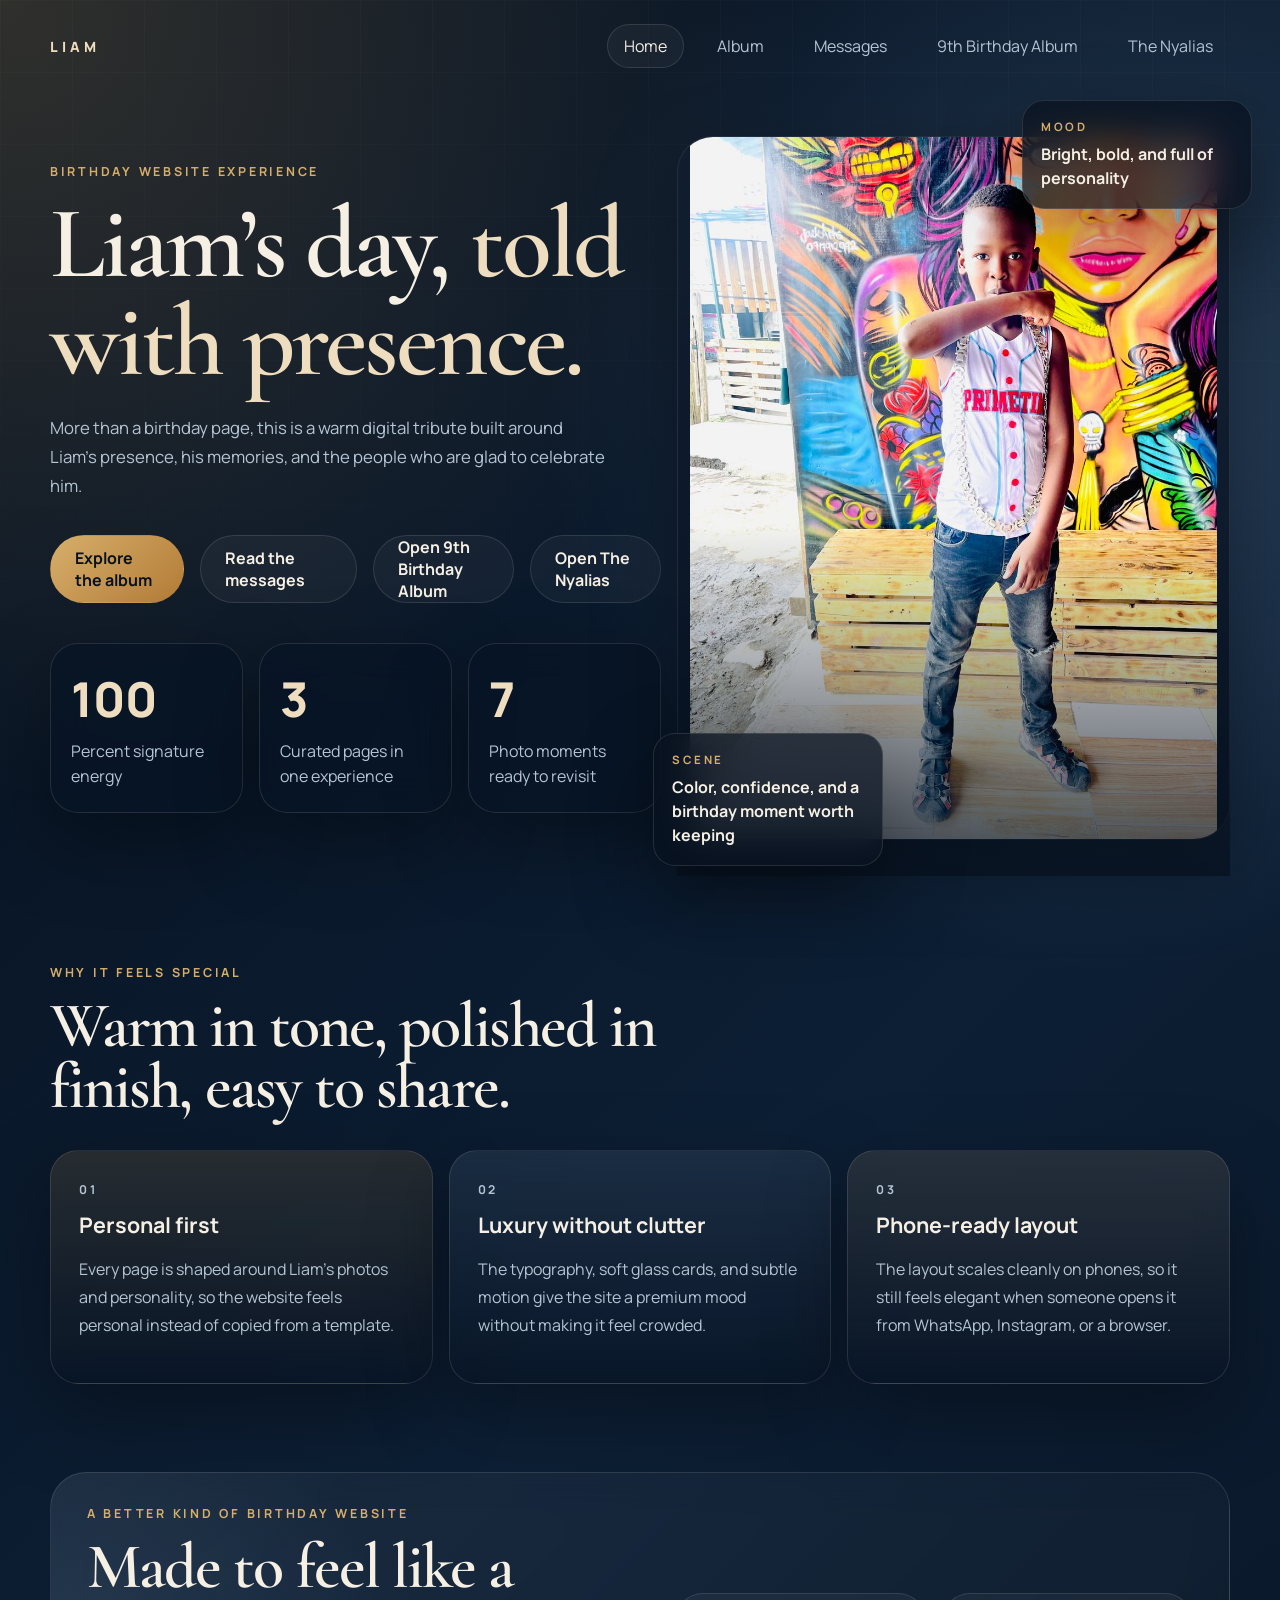
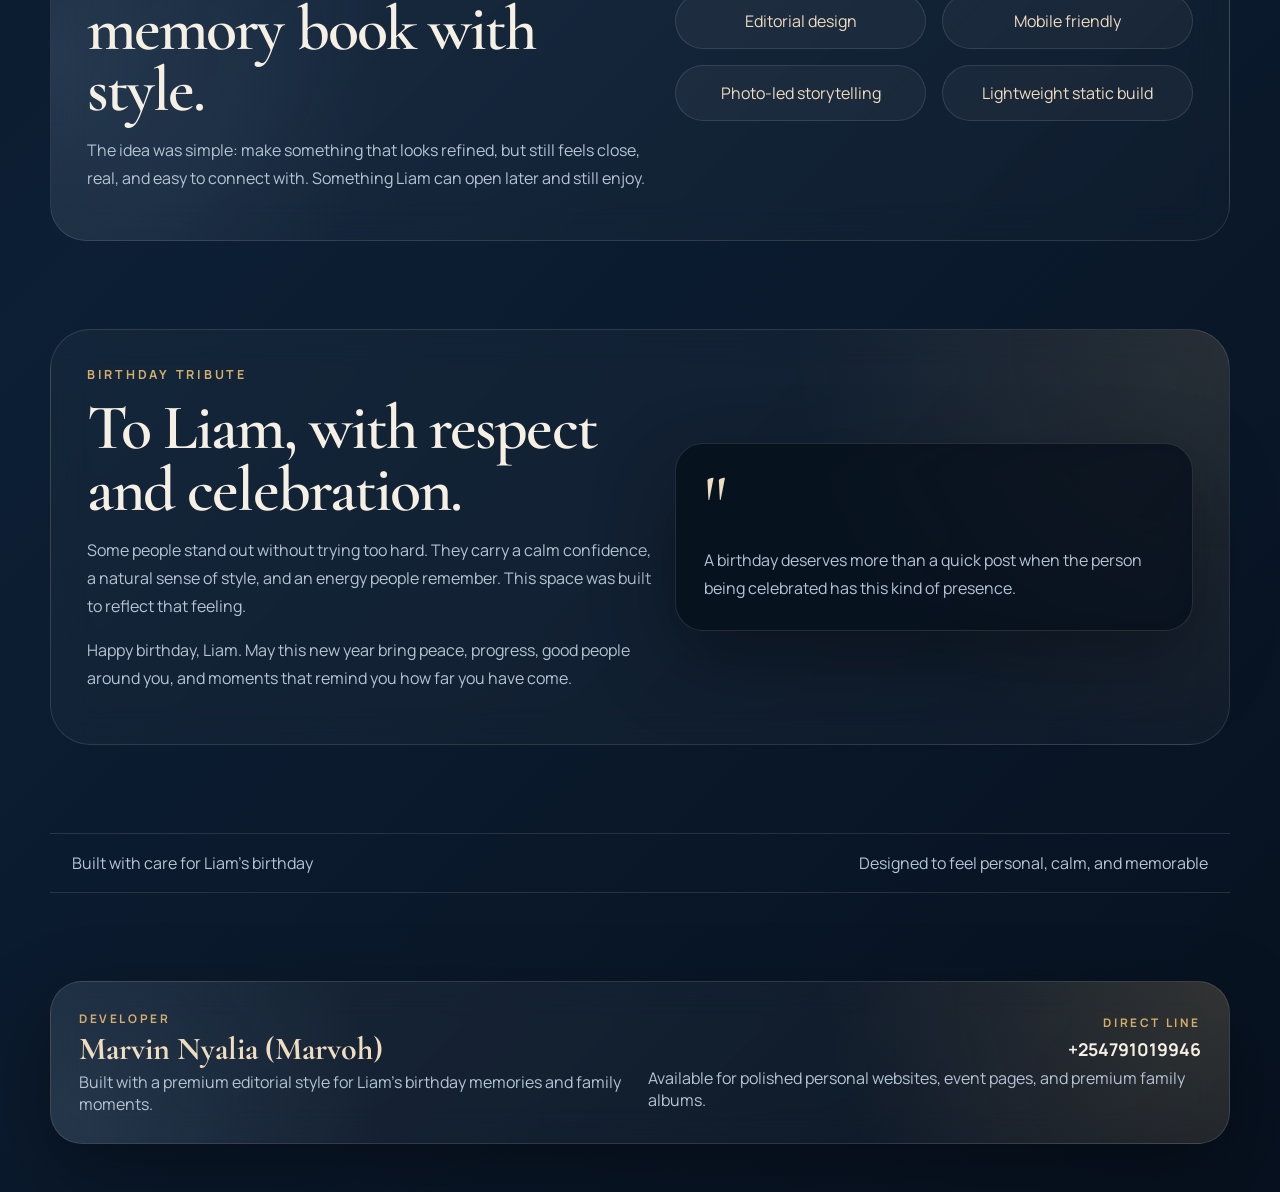
<file: index.html>
<!DOCTYPE html>
<html lang="en">
<head>
  <meta charset="UTF-8">
  <meta name="viewport" content="width=device-width, initial-scale=1.0">
  <title>Liam Birthday | Home</title>
  <meta
    name="description"
    content="A premium birthday website for Liam with a cinematic home page, album, and message wall."
  >
  <link rel="preconnect" href="https://fonts.googleapis.com">
  <link rel="preconnect" href="https://fonts.gstatic.com" crossorigin>
  <link
    href="https://fonts.googleapis.com/css2?family=Cormorant+Garamond:wght@500;600;700&family=Manrope:wght@400;500;600;700;800&display=swap"
    rel="stylesheet"
  >
  <link rel="stylesheet" href="styles.css">
</head>
<body>
  <div class="site-shell">
    <header class="site-header">
      <a class="brand-mark" href="index.html">Liam</a>
      <nav class="site-nav" aria-label="Main navigation">
        <a class="nav-link active" href="index.html">Home</a>
        <a class="nav-link" href="album.html">Album</a>
        <a class="nav-link" href="messages.html">Messages</a>
        <a class="nav-link" href="liams-9th-birthday-album.html">9th Birthday Album</a>
        <a class="nav-link" href="the-nyalias.html">The Nyalias</a>
      </nav>
    </header>

    <main>
      <section class="hero-grid page-spacing">
        <div class="hero-copy" data-reveal="up">
          <p class="eyebrow">Birthday website experience</p>
          <h1>
            Liam’s day,
            <span>told with presence.</span>
          </h1>
          <p class="lede">
            More than a birthday page, this is a warm digital tribute built
            around Liam’s presence, his memories, and the people who are glad
            to celebrate him.
          </p>

          <div class="cta-row">
            <a class="button button-primary" href="album.html">Explore the album</a>
            <a class="button button-ghost" href="messages.html">Read the messages</a>
            <a class="button button-ghost" href="liams-9th-birthday-album.html">Open 9th Birthday Album</a>
            <a class="button button-ghost" href="the-nyalias.html">Open The Nyalias</a>
          </div>

          <div class="feature-grid">
            <article class="glass-card metric-card" data-reveal="up">
              <span class="metric-number" data-count="100">0</span>
              <span class="metric-label">Percent signature energy</span>
            </article>
            <article class="glass-card metric-card" data-reveal="up" data-delay="120">
              <span class="metric-number" data-count="3">0</span>
              <span class="metric-label">Curated pages in one experience</span>
            </article>
            <article class="glass-card metric-card" data-reveal="up" data-delay="240">
              <span class="metric-number" data-count="7">0</span>
              <span class="metric-label">Photo moments ready to revisit</span>
            </article>
          </div>
        </div>

        <div class="hero-visual" data-reveal="left">
          <div class="portrait-frame">
            <img src="IMG-20260415-WA0006.jpg" alt="Liam standing in front of colorful wall art">
          </div>
          <div class="float-card float-top">
            <span class="float-label">Mood</span>
            <strong>Bright, bold, and full of personality</strong>
          </div>
          <div class="float-card float-bottom">
            <span class="float-label">Scene</span>
            <strong>Color, confidence, and a birthday moment worth keeping</strong>
          </div>
        </div>
      </section>

      <section class="page-spacing">
        <div class="section-heading" data-reveal="up">
          <p class="eyebrow">Why it feels special</p>
          <h2>Warm in tone, polished in finish, easy to share.</h2>
        </div>

        <div class="three-up">
          <article class="glass-card detail-card accent-gold" data-reveal="up">
            <p class="card-index">01</p>
            <h3>Personal first</h3>
            <p>
              Every page is shaped around Liam’s photos and personality, so the
              website feels personal instead of copied from a template.
            </p>
          </article>
          <article class="glass-card detail-card accent-blue" data-reveal="up" data-delay="120">
            <p class="card-index">02</p>
            <h3>Luxury without clutter</h3>
            <p>
              The typography, soft glass cards, and subtle motion give the site
              a premium mood without making it feel crowded.
            </p>
          </article>
          <article class="glass-card detail-card accent-cream" data-reveal="up" data-delay="240">
            <p class="card-index">03</p>
            <h3>Phone-ready layout</h3>
            <p>
              The layout scales cleanly on phones, so it still feels elegant
              when someone opens it from WhatsApp, Instagram, or a browser.
            </p>
          </article>
        </div>
      </section>

      <section class="story-strip page-spacing" data-reveal="up">
        <div class="story-copy">
          <p class="eyebrow">A better kind of birthday website</p>
          <h2>Made to feel like a memory book with style.</h2>
          <p class="body-copy">
            The idea was simple: make something that looks refined, but still
            feels close, real, and easy to connect with. Something Liam can
            open later and still enjoy.
          </p>
        </div>
        <div class="story-badges">
          <span>Editorial design</span>
          <span>Mobile friendly</span>
          <span>Photo-led storytelling</span>
          <span>Lightweight static build</span>
        </div>
      </section>

      <section class="tribute-panel page-spacing" data-reveal="up">
        <div>
          <p class="eyebrow">Birthday tribute</p>
          <h2>To Liam, with respect and celebration.</h2>
          <p class="body-copy">
            Some people stand out without trying too hard. They carry a calm
            confidence, a natural sense of style, and an energy people remember.
            This space was built to reflect that feeling.
          </p>
          <p class="body-copy">
            Happy birthday, Liam. May this new year bring peace, progress, good
            people around you, and moments that remind you how far you have come.
          </p>
        </div>

        <aside class="glass-card quote-card">
          <p class="quote-mark">"</p>
          <p class="quote-copy">
            A birthday deserves more than a quick post when the person being
            celebrated has this kind of presence.
          </p>
        </aside>
      </section>

      <section class="signature-banner page-spacing" data-reveal="up">
        <p>Built with care for Liam’s birthday</p>
        <p>Designed to feel personal, calm, and memorable</p>
      </section>
    </main>

    <footer class="site-footer premium-footer">
      <div class="footer-block">
        <p class="footer-kicker">Developer</p>
        <p class="footer-title">Marvin Nyalia (Marvoh)</p>
        <p class="footer-copy">Built with a premium editorial style for Liam's birthday memories and family moments.</p>
      </div>
      <div class="footer-block footer-block-right">
        <p class="footer-kicker">Direct Line</p>
        <a class="footer-link" href="tel:+254791019946">+254791019946</a>
        <p class="footer-copy">Available for polished personal websites, event pages, and premium family albums.</p>
      </div>
    </footer>
  </div>

  <script src="script.js"></script>
</body>
</html>
</file>
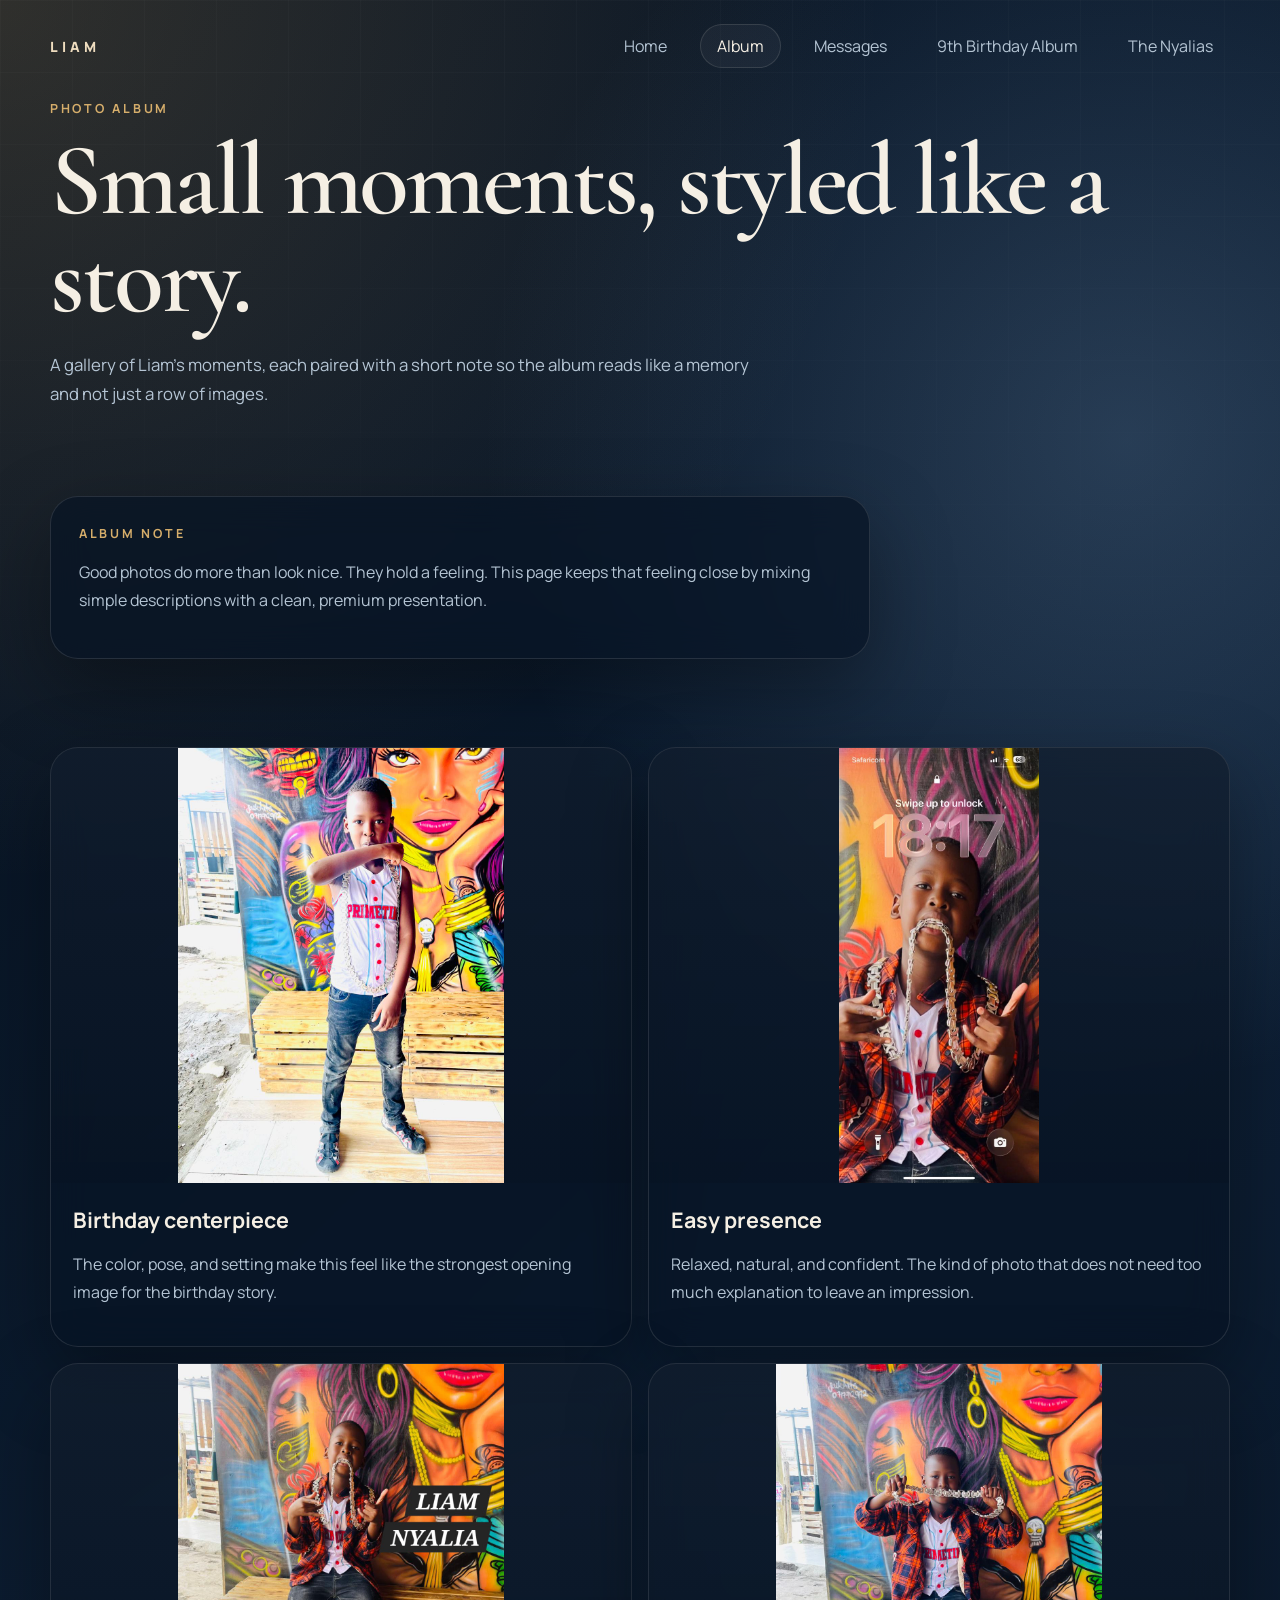
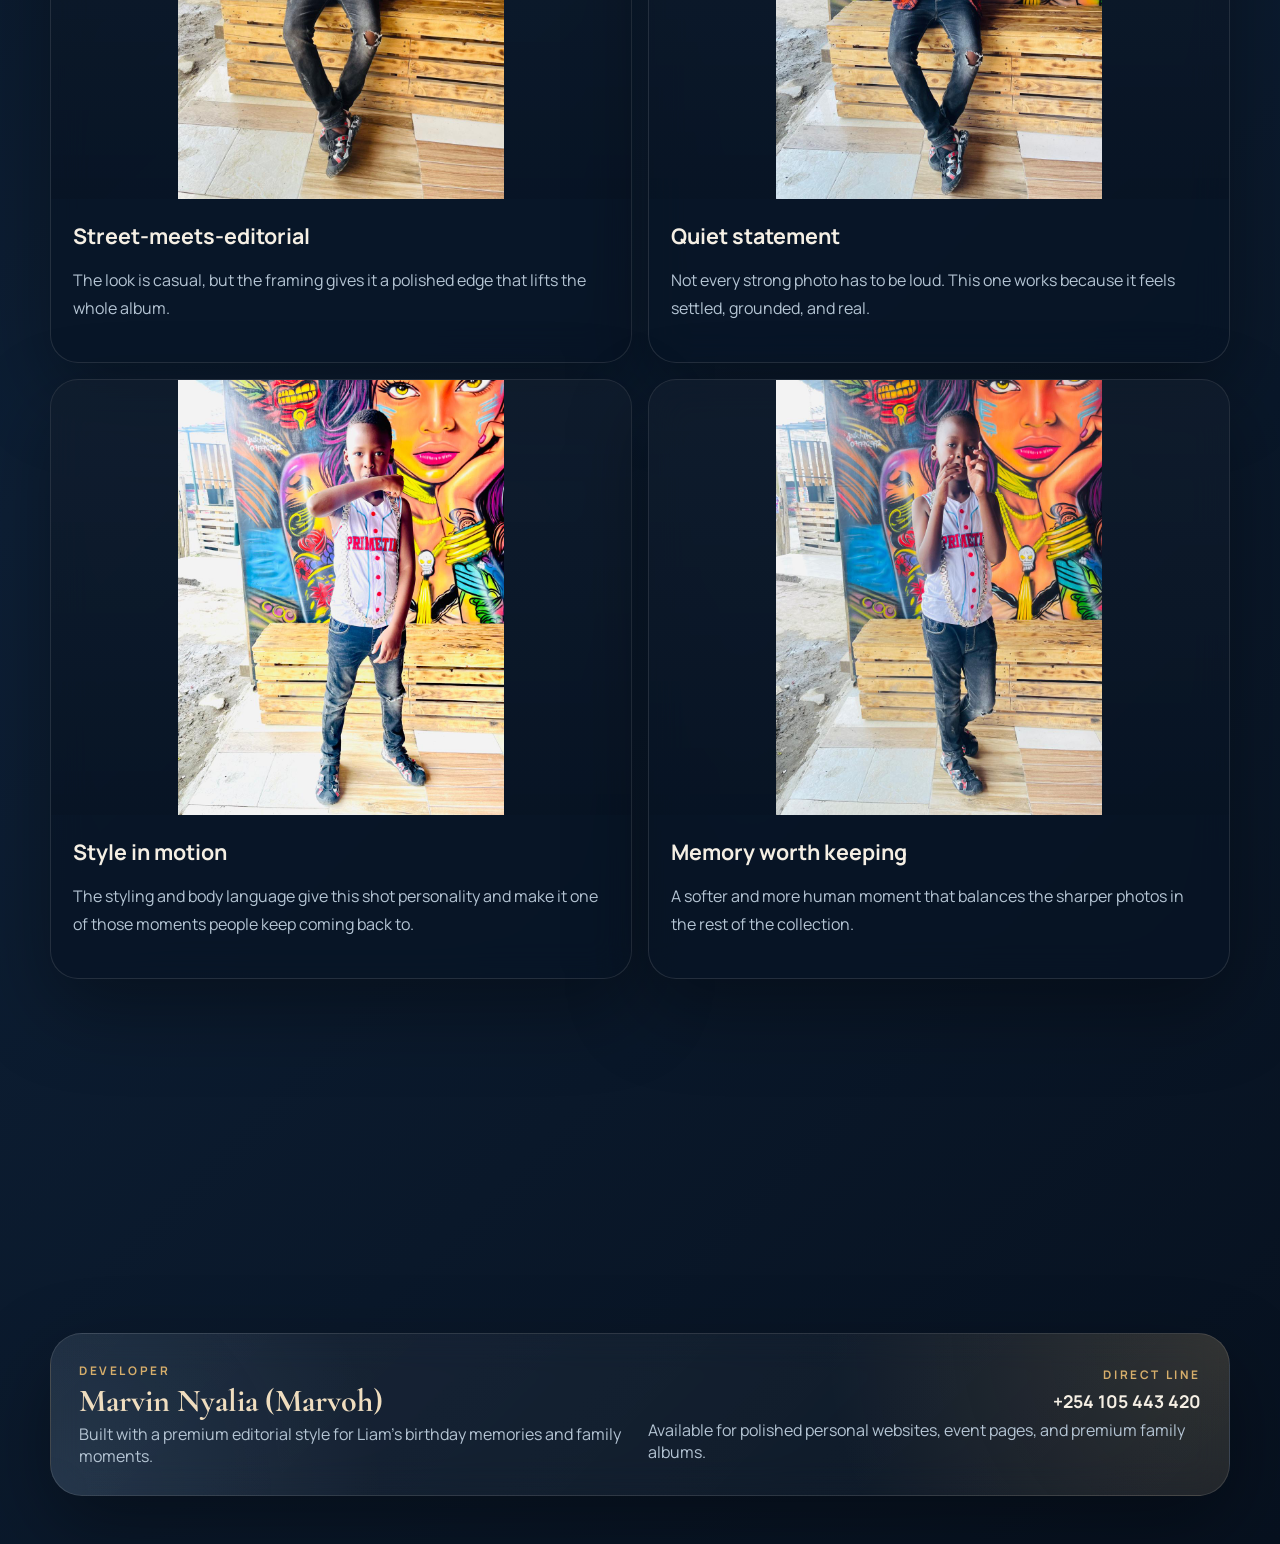
<file: album.html>
<!DOCTYPE html>
<html lang="en">
<head>
  <meta charset="UTF-8">
  <meta name="viewport" content="width=device-width, initial-scale=1.0">
  <title>Liam Birthday | Album</title>
  <meta
    name="description"
    content="A premium birthday album page with curated photos and short descriptions."
  >
  <link rel="preconnect" href="https://fonts.googleapis.com">
  <link rel="preconnect" href="https://fonts.gstatic.com" crossorigin>
  <link
    href="https://fonts.googleapis.com/css2?family=Cormorant+Garamond:wght@500;600;700&family=Manrope:wght@400;500;600;700;800&display=swap"
    rel="stylesheet"
  >
  <link rel="stylesheet" href="styles.css">
</head>
<body>
  <div class="site-shell">
    <header class="site-header">
      <a class="brand-mark" href="index.html">Liam</a>
      <nav class="site-nav" aria-label="Main navigation">
        <a class="nav-link" href="index.html">Home</a>
        <a class="nav-link active" href="album.html">Album</a>
        <a class="nav-link" href="messages.html">Messages</a>
        <a class="nav-link" href="liams-9th-birthday-album.html">9th Birthday Album</a>
        <a class="nav-link" href="the-nyalias.html">The Nyalias</a>
      </nav>
    </header>

    <main>
      <section class="page-hero page-spacing" data-reveal="up">
        <p class="eyebrow">Photo album</p>
        <h1 class="page-title">Small moments, styled like a story.</h1>
        <p class="lede page-lede">
          A gallery of Liam’s moments, each paired with a short note so the
          album reads like a memory and not just a row of images.
        </p>
      </section>

      <section class="album-intro page-spacing" data-reveal="up">
        <div class="glass-card intro-card">
          <p class="eyebrow">Album note</p>
          <p class="body-copy">
            Good photos do more than look nice. They hold a feeling. This page
            keeps that feeling close by mixing simple descriptions with a clean,
            premium presentation.
          </p>
        </div>
      </section>

      <section class="album-grid page-spacing">
        <article class="album-card glass-card" data-reveal="up">
          <img src="IMG-20260415-WA0006.jpg" alt="Liam standing in front of colorful wall art">
          <div class="album-copy">
            <h3>Birthday centerpiece</h3>
            <p>
              The color, pose, and setting make this feel like the strongest
              opening image for the birthday story.
            </p>
          </div>
        </article>

        <article class="album-card glass-card" data-reveal="up" data-delay="60">
          <img src="IMG-20260415-WA0000.jpg" alt="Liam portrait one">
          <div class="album-copy">
            <h3>Easy presence</h3>
            <p>
              Relaxed, natural, and confident. The kind of photo that does not
              need too much explanation to leave an impression.
            </p>
          </div>
        </article>

        <article class="album-card glass-card" data-reveal="up" data-delay="120">
          <img src="IMG-20260415-WA0003.jpg" alt="Liam portrait two">
          <div class="album-copy">
            <h3>Street-meets-editorial</h3>
            <p>
              The look is casual, but the framing gives it a polished edge that
              lifts the whole album.
            </p>
          </div>
        </article>

        <article class="album-card glass-card" data-reveal="up" data-delay="180">
          <img src="IMG-20260415-WA0005.jpg" alt="Liam portrait three">
          <div class="album-copy">
            <h3>Quiet statement</h3>
            <p>
              Not every strong photo has to be loud. This one works because it
              feels settled, grounded, and real.
            </p>
          </div>
        </article>

        <article class="album-card glass-card" data-reveal="up" data-delay="240">
          <img src="IMG-20260415-WA0006.jpg" alt="Liam portrait four">
          <div class="album-copy">
            <h3>Style in motion</h3>
            <p>
              The styling and body language give this shot personality and make
              it one of those moments people keep coming back to.
            </p>
          </div>
        </article>

        <article class="album-card glass-card" data-reveal="up" data-delay="300">
          <img src="IMG-20260415-WA0007.jpg" alt="Liam portrait five">
          <div class="album-copy">
            <h3>Memory worth keeping</h3>
            <p>
              A softer and more human moment that balances the sharper photos in
              the rest of the collection.
            </p>
          </div>
        </article>
      </section>

      <section class="page-spacing photo-summary" data-reveal="up">
        <div class="glass-card summary-card">
          <p class="eyebrow">What this album holds</p>
          <div class="summary-grid">
            <div>
              <strong>Style</strong>
              <p>Clean looks, strong framing, and a calm visual tone.</p>
            </div>
            <div>
              <strong>Memory</strong>
              <p>Moments that feel genuine enough to revisit long after the day.</p>
            </div>
            <div>
              <strong>Presence</strong>
              <p>A gallery built to reflect Liam rather than just display photos.</p>
            </div>
          </div>
        </div>
      </section>
    </main>

    <footer class="site-footer premium-footer">
      <div class="footer-block">
        <p class="footer-kicker">Developer</p>
        <p class="footer-title">Marvin Nyalia (Marvoh)</p>
        <p class="footer-copy">Built with a premium editorial style for Liam's birthday memories and family moments.</p>
      </div>
      <div class="footer-block footer-block-right">
        <p class="footer-kicker">Direct Line</p>
        <a class="footer-link" href="tel:+254105443420">+254 105 443 420</a>
        <p class="footer-copy">Available for polished personal websites, event pages, and premium family albums.</p>
      </div>
    </footer>
  </div>

  <script src="script.js"></script>
</body>
</html>
</file>
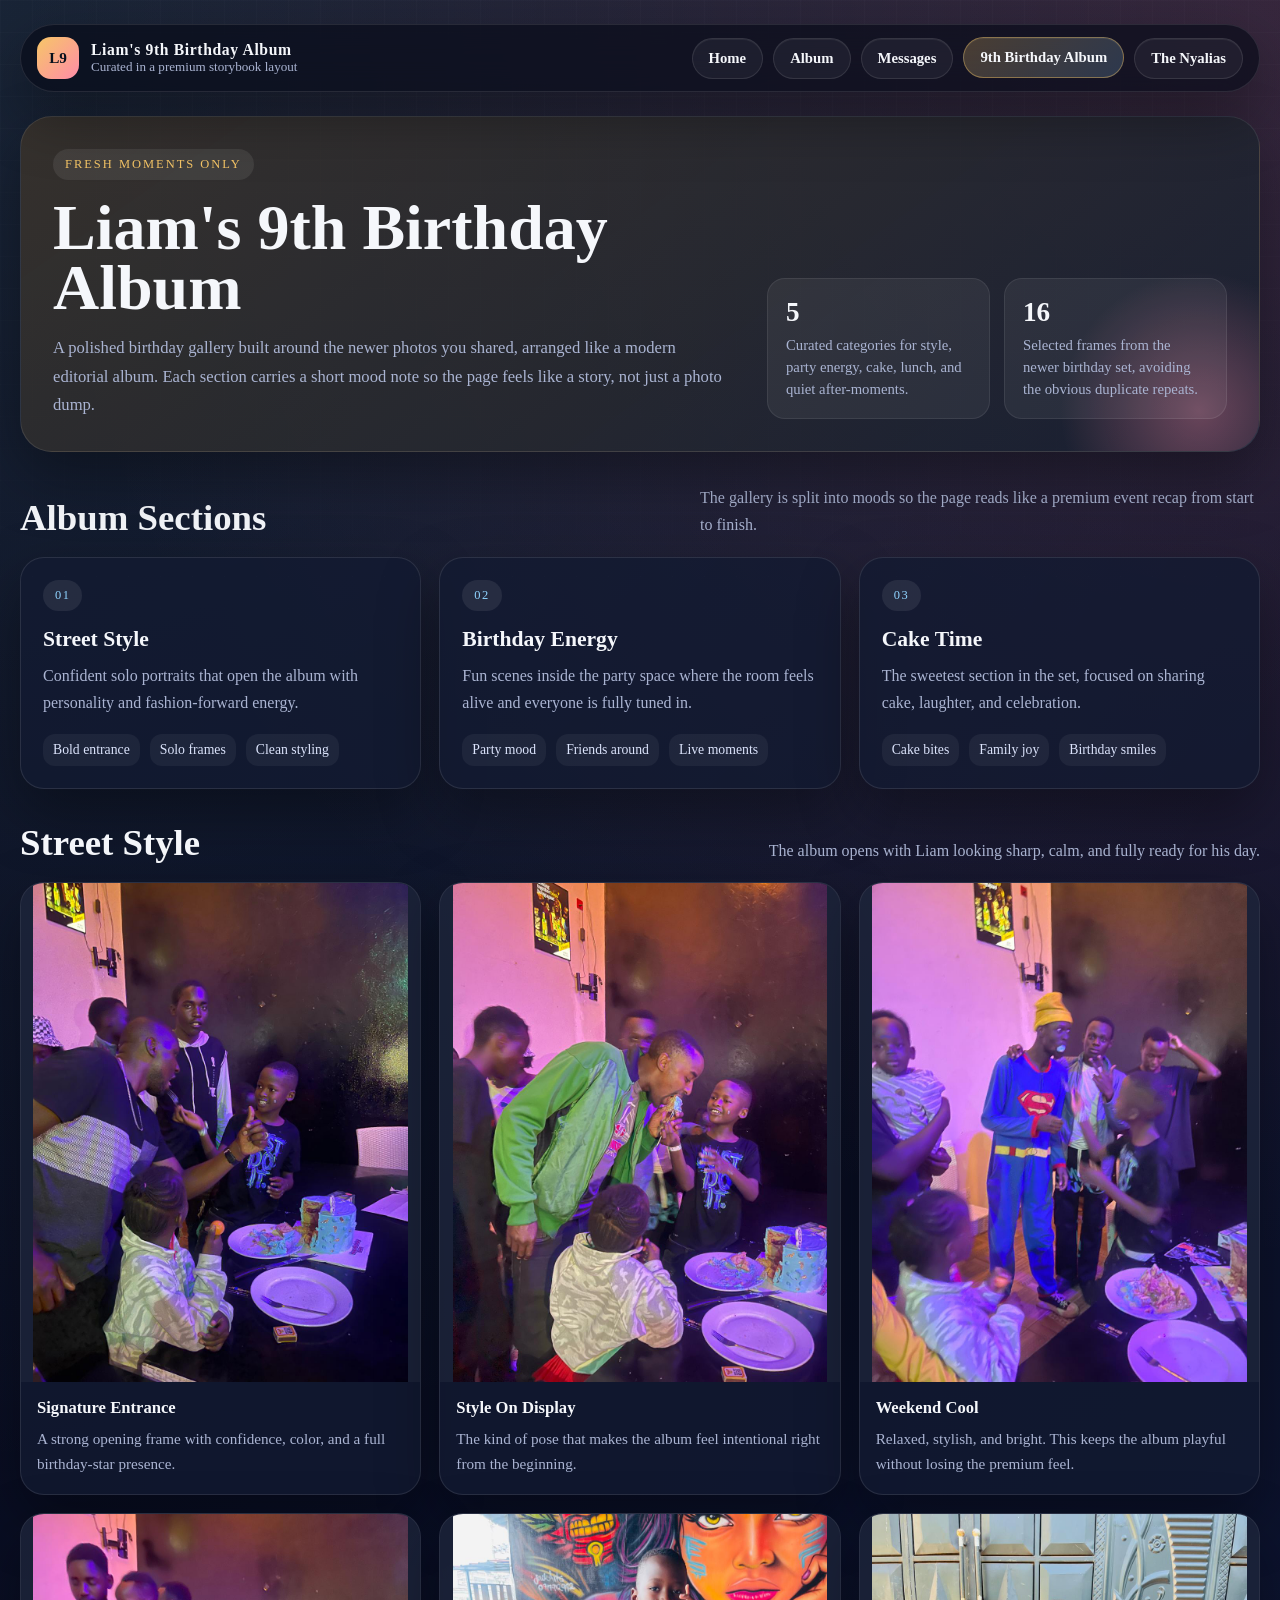
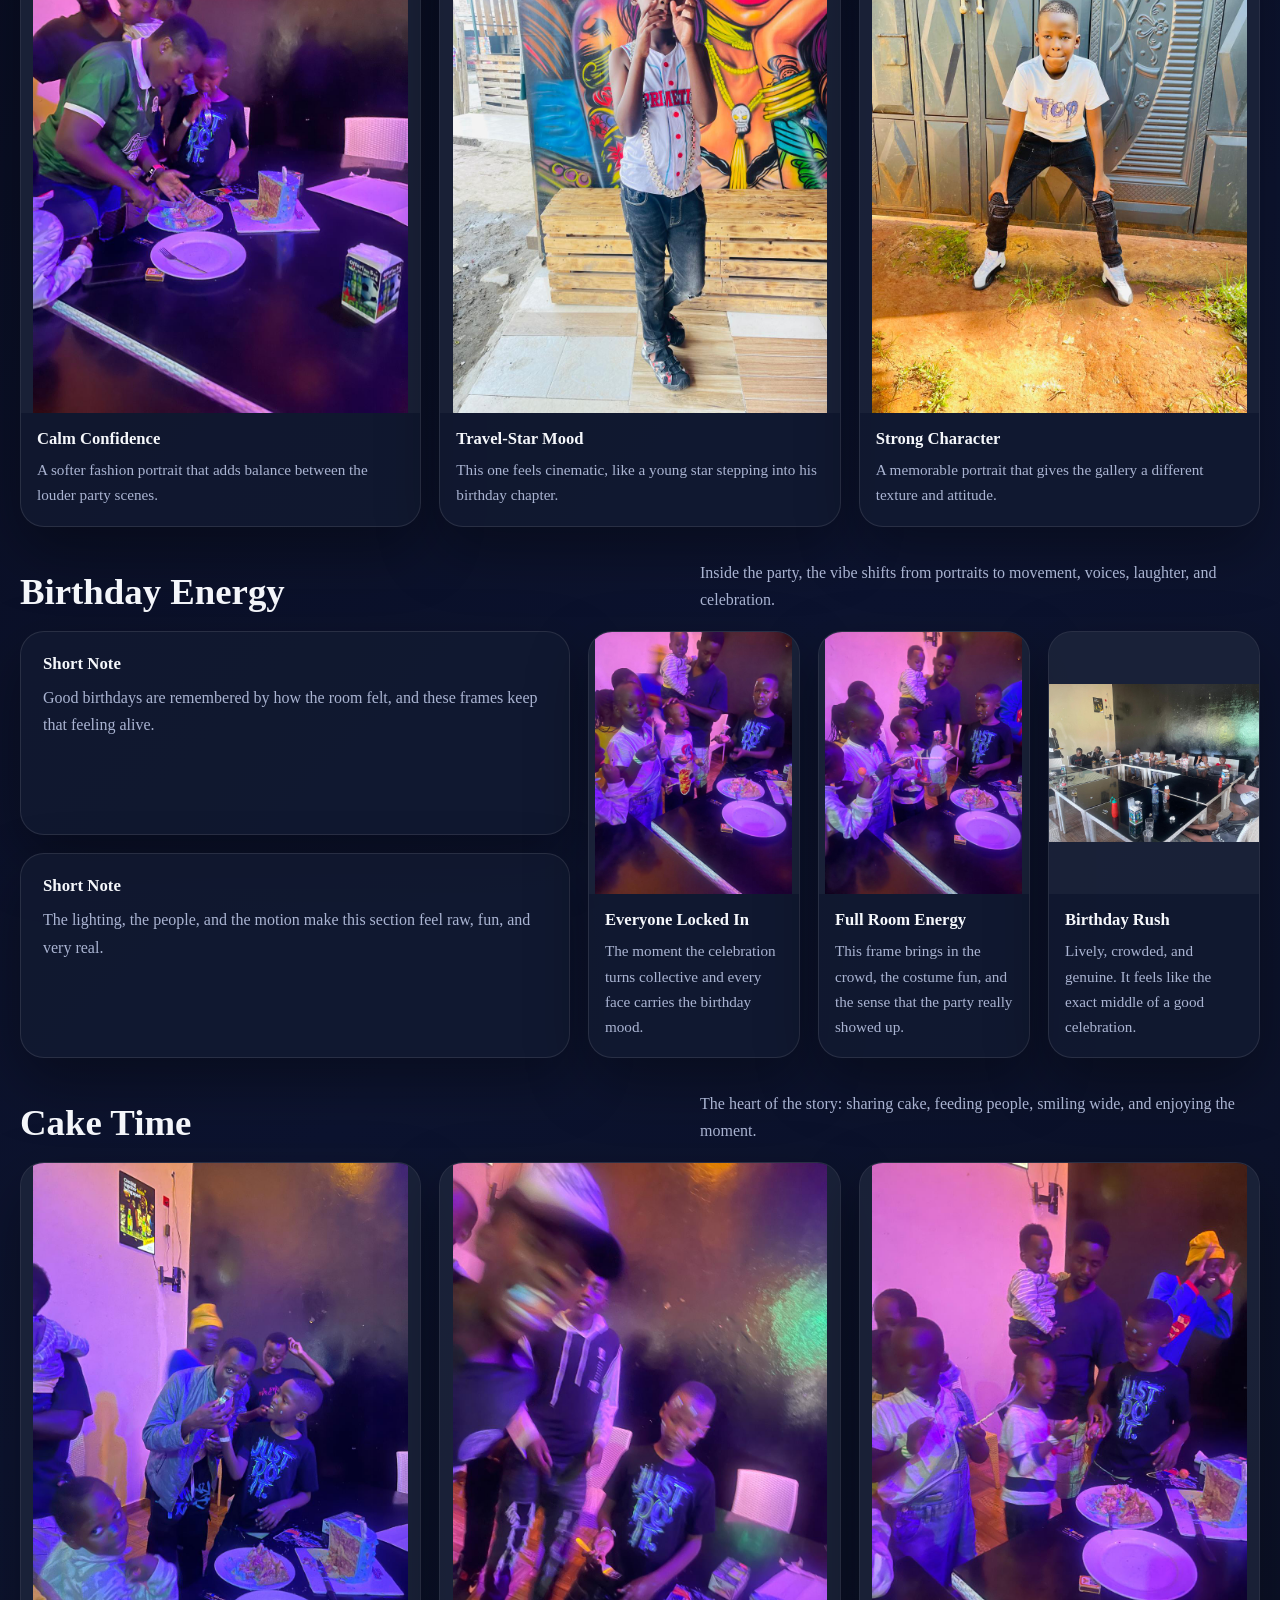
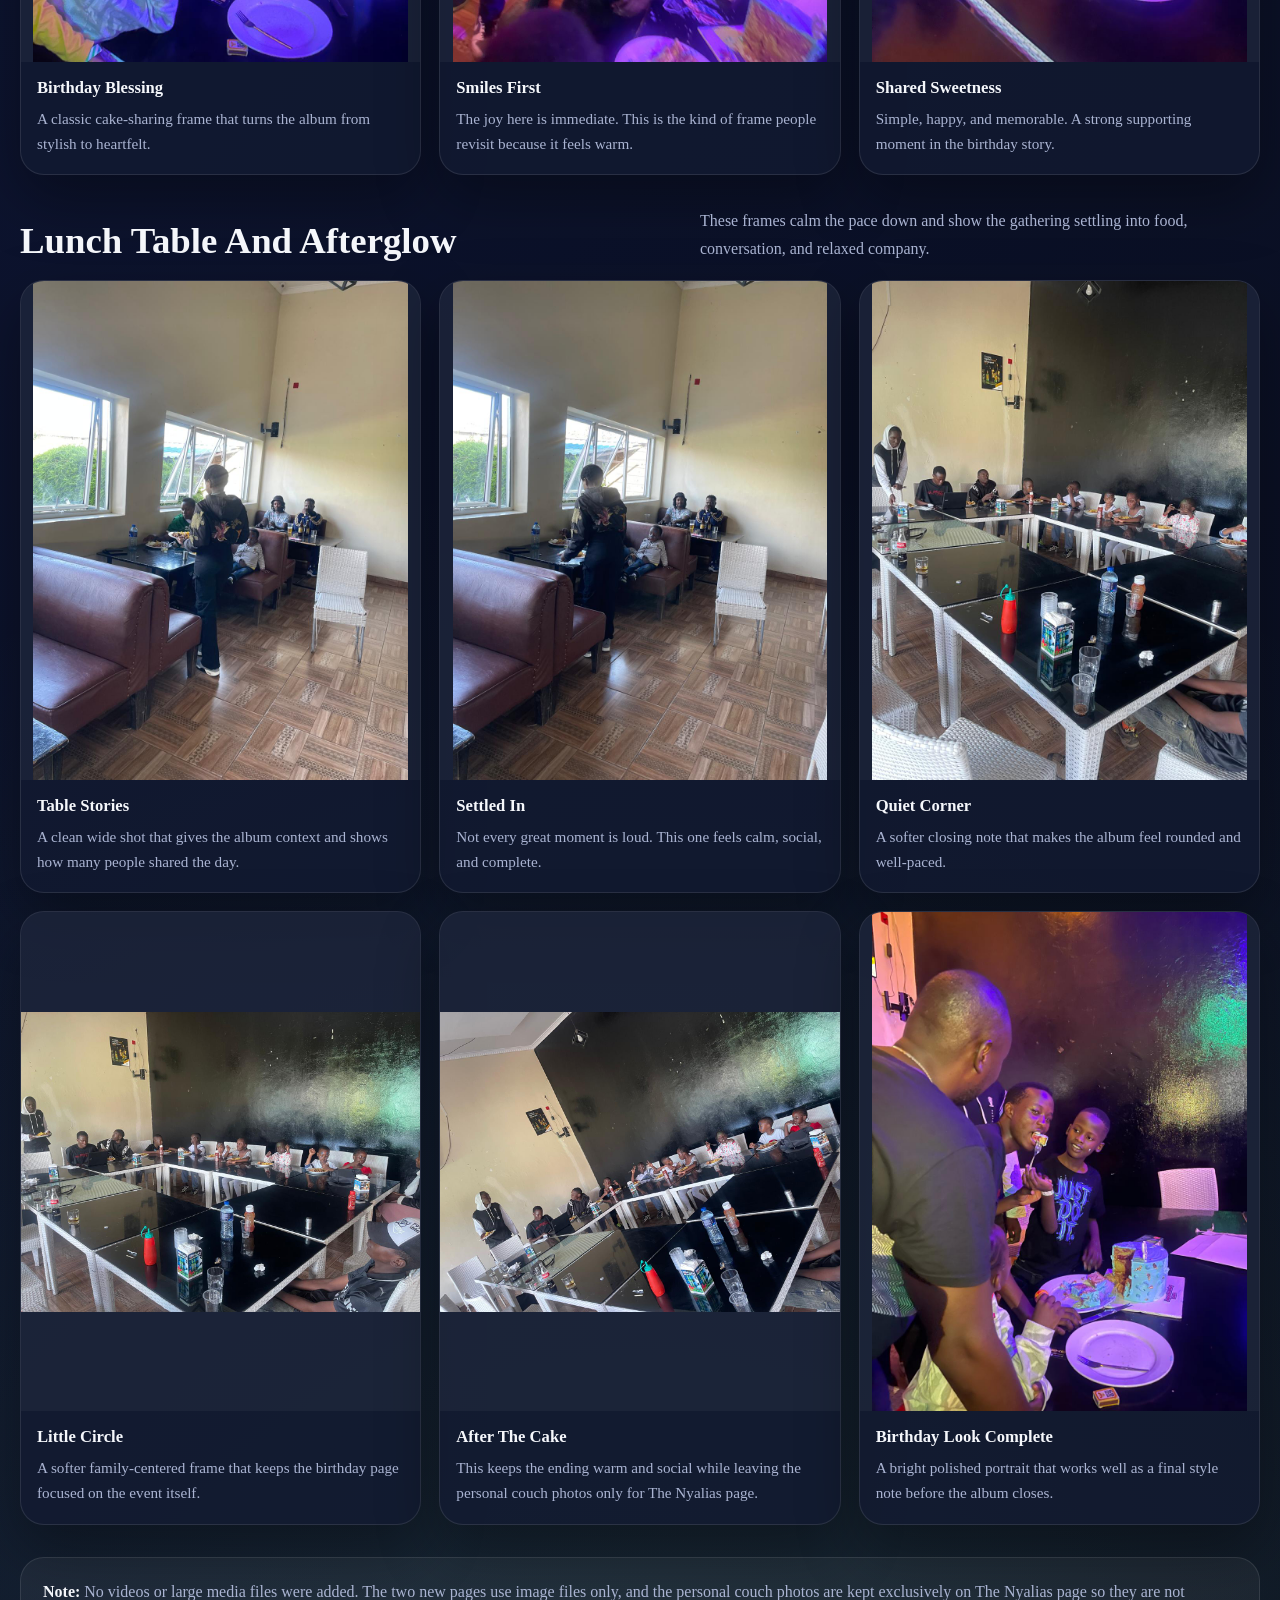
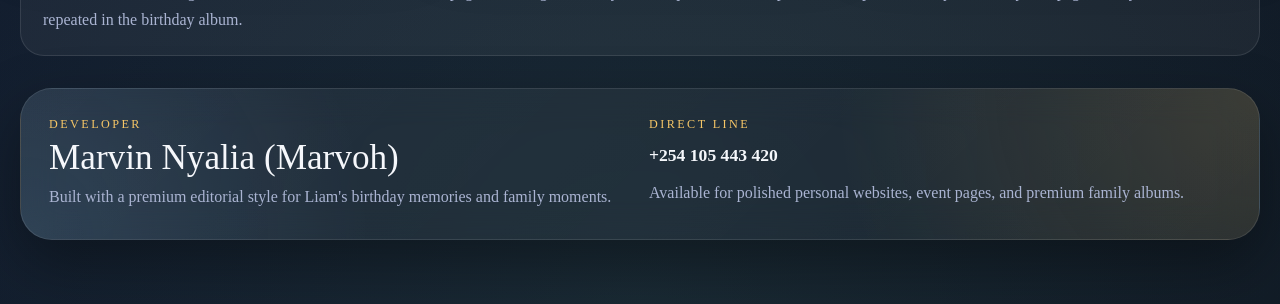
<file: liams-9th-birthday-album.html>
<!DOCTYPE html>
<html lang="en">
<head>
  <meta charset="UTF-8">
  <meta name="viewport" content="width=device-width, initial-scale=1.0">
  <title>Liam's 9th Birthday Album</title>
  <link rel="stylesheet" href="./premium-albums.css">
</head>
<body>
  <div class="shell">
    <header class="topbar">
      <div class="brand">
        <div class="brand-mark">L9</div>
        <div class="brand-copy">
          <strong>Liam's 9th Birthday Album</strong>
          <span>Curated in a premium storybook layout</span>
        </div>
      </div>
      <nav class="nav-links">
        <a href="./index.html">Home</a>
        <a href="./album.html">Album</a>
        <a href="./messages.html">Messages</a>
        <a class="active" href="./liams-9th-birthday-album.html">9th Birthday Album</a>
        <a href="./the-nyalias.html">The Nyalias</a>
      </nav>
    </header>

    <section class="hero">
      <span class="eyebrow">Fresh Moments Only</span>
      <div class="hero-grid">
        <div>
          <h1>Liam's 9th Birthday Album</h1>
          <p>
            A polished birthday gallery built around the newer photos you shared, arranged like a modern editorial album.
            Each section carries a short mood note so the page feels like a story, not just a photo dump.
          </p>
        </div>
        <div class="hero-stats">
          <div class="stat">
            <strong>5</strong>
            <span>Curated categories for style, party energy, cake, lunch, and quiet after-moments.</span>
          </div>
          <div class="stat">
            <strong>16</strong>
            <span>Selected frames from the newer birthday set, avoiding the obvious duplicate repeats.</span>
          </div>
        </div>
      </div>
    </section>

    <section class="section">
      <div class="section-head">
        <h2>Album Sections</h2>
        <p>The gallery is split into moods so the page reads like a premium event recap from start to finish.</p>
      </div>
      <div class="category-grid">
        <article class="category-card">
          <span class="category-tag">01</span>
          <h3>Street Style</h3>
          <p>Confident solo portraits that open the album with personality and fashion-forward energy.</p>
          <ul>
            <li>Bold entrance</li>
            <li>Solo frames</li>
            <li>Clean styling</li>
          </ul>
        </article>
        <article class="category-card">
          <span class="category-tag">02</span>
          <h3>Birthday Energy</h3>
          <p>Fun scenes inside the party space where the room feels alive and everyone is fully tuned in.</p>
          <ul>
            <li>Party mood</li>
            <li>Friends around</li>
            <li>Live moments</li>
          </ul>
        </article>
        <article class="category-card">
          <span class="category-tag">03</span>
          <h3>Cake Time</h3>
          <p>The sweetest section in the set, focused on sharing cake, laughter, and celebration.</p>
          <ul>
            <li>Cake bites</li>
            <li>Family joy</li>
            <li>Birthday smiles</li>
          </ul>
        </article>
      </div>
    </section>

    <section class="section">
      <div class="section-head">
        <h2>Street Style</h2>
        <p>The album opens with Liam looking sharp, calm, and fully ready for his day.</p>
      </div>
      <div class="photo-grid">
        <article class="photo-card">
          <img src="./IMG-20260420-WA0010.jpg" alt="Liam posing in front of a decorated wall">
          <div class="photo-copy">
            <strong>Signature Entrance</strong>
            <p>A strong opening frame with confidence, color, and a full birthday-star presence.</p>
          </div>
        </article>
        <article class="photo-card">
          <img src="./IMG-20260420-WA0012.jpg" alt="Liam standing with a chain and mural backdrop">
          <div class="photo-copy">
            <strong>Style On Display</strong>
            <p>The kind of pose that makes the album feel intentional right from the beginning.</p>
          </div>
        </article>
        <article class="photo-card">
          <img src="./IMG-20260420-WA0016.jpg" alt="Liam in a colorful top posing outside">
          <div class="photo-copy">
            <strong>Weekend Cool</strong>
            <p>Relaxed, stylish, and bright. This keeps the album playful without losing the premium feel.</p>
          </div>
        </article>
        <article class="photo-card">
          <img src="./IMG-20260420-WA0015.jpg" alt="Liam sitting in a white shirt near a dark gate">
          <div class="photo-copy">
            <strong>Calm Confidence</strong>
            <p>A softer fashion portrait that adds balance between the louder party scenes.</p>
          </div>
        </article>
        <article class="photo-card">
          <img src="./IMG-20260415-WA0007.jpg" alt="Liam in a black outfit with a small suitcase">
          <div class="photo-copy">
            <strong>Travel-Star Mood</strong>
            <p>This one feels cinematic, like a young star stepping into his birthday chapter.</p>
          </div>
        </article>
        <article class="photo-card">
          <img src="./IMG-20260415-WA0008.jpg" alt="Liam in a military-style outfit posing indoors">
          <div class="photo-copy">
            <strong>Strong Character</strong>
            <p>A memorable portrait that gives the gallery a different texture and attitude.</p>
          </div>
        </article>
      </div>
    </section>

    <section class="section">
      <div class="section-head">
        <h2>Birthday Energy</h2>
        <p>Inside the party, the vibe shifts from portraits to movement, voices, laughter, and celebration.</p>
      </div>
      <div class="feature-split">
        <div class="quote-stack">
          <article class="quote-card">
            <strong>Short Note</strong>
            <p>Good birthdays are remembered by how the room felt, and these frames keep that feeling alive.</p>
          </article>
          <article class="quote-card">
            <strong>Short Note</strong>
            <p>The lighting, the people, and the motion make this section feel raw, fun, and very real.</p>
          </article>
        </div>
        <div class="photo-grid">
          <article class="photo-card">
            <img src="./IMG-20260420-WA0020.jpg" alt="Liam with family and cake at the party">
            <div class="photo-copy">
              <strong>Everyone Locked In</strong>
              <p>The moment the celebration turns collective and every face carries the birthday mood.</p>
            </div>
          </article>
          <article class="photo-card">
            <img src="./IMG-20260420-WA0021.jpg" alt="Liam near people in costume and friends">
            <div class="photo-copy">
              <strong>Full Room Energy</strong>
              <p>This frame brings in the crowd, the costume fun, and the sense that the party really showed up.</p>
            </div>
          </article>
          <article class="photo-card">
            <img src="./IMG-20260420-WA0026.jpg" alt="Liam around the table with children and cake">
            <div class="photo-copy">
              <strong>Birthday Rush</strong>
              <p>Lively, crowded, and genuine. It feels like the exact middle of a good celebration.</p>
            </div>
          </article>
        </div>
      </div>
    </section>

    <section class="section">
      <div class="section-head">
        <h2>Cake Time</h2>
        <p>The heart of the story: sharing cake, feeding people, smiling wide, and enjoying the moment.</p>
      </div>
      <div class="photo-grid">
        <article class="photo-card">
          <img src="./IMG-20260420-WA0018.jpg" alt="Liam feeding cake to someone at the party">
          <div class="photo-copy">
            <strong>Birthday Blessing</strong>
            <p>A classic cake-sharing frame that turns the album from stylish to heartfelt.</p>
          </div>
        </article>
        <article class="photo-card">
          <img src="./IMG-20260420-WA0019.jpg" alt="Liam smiling while sharing cake">
          <div class="photo-copy">
            <strong>Smiles First</strong>
            <p>The joy here is immediate. This is the kind of frame people revisit because it feels warm.</p>
          </div>
        </article>
        <article class="photo-card">
          <img src="./IMG-20260420-WA0023.jpg" alt="Liam with another guest during cake sharing">
          <div class="photo-copy">
            <strong>Shared Sweetness</strong>
            <p>Simple, happy, and memorable. A strong supporting moment in the birthday story.</p>
          </div>
        </article>
      </div>
    </section>

    <section class="section">
      <div class="section-head">
        <h2>Lunch Table And Afterglow</h2>
        <p>These frames calm the pace down and show the gathering settling into food, conversation, and relaxed company.</p>
      </div>
      <div class="photo-grid">
        <article class="photo-card">
          <img src="./IMG-20260420-WA0028.jpg" alt="Children seated around tables during the birthday meal">
          <div class="photo-copy">
            <strong>Table Stories</strong>
            <p>A clean wide shot that gives the album context and shows how many people shared the day.</p>
          </div>
        </article>
        <article class="photo-card">
          <img src="./IMG-20260420-WA0029.jpg" alt="Birthday meal setup with guests around tables">
          <div class="photo-copy">
            <strong>Settled In</strong>
            <p>Not every great moment is loud. This one feels calm, social, and complete.</p>
          </div>
        </article>
        <article class="photo-card">
          <img src="./IMG-20260420-WA0030.jpg" alt="Indoor birthday scene with family sitting in the background">
          <div class="photo-copy">
            <strong>Quiet Corner</strong>
            <p>A softer closing note that makes the album feel rounded and well-paced.</p>
          </div>
        </article>
        <article class="photo-card">
          <img src="./IMG-20260420-WA0027.jpg" alt="Children gathered around the birthday table">
          <div class="photo-copy">
            <strong>Little Circle</strong>
            <p>A softer family-centered frame that keeps the birthday page focused on the event itself.</p>
          </div>
        </article>
        <article class="photo-card">
          <img src="./IMG-20260420-WA0031.jpg" alt="Liam with younger children near the birthday table">
          <div class="photo-copy">
            <strong>After The Cake</strong>
            <p>This keeps the ending warm and social while leaving the personal couch photos only for The Nyalias page.</p>
          </div>
        </article>
        <article class="photo-card">
          <img src="./IMG-20260420-WA0009(1).jpg" alt="Liam posing in a blue outfit at home">
          <div class="photo-copy">
            <strong>Birthday Look Complete</strong>
            <p>A bright polished portrait that works well as a final style note before the album closes.</p>
          </div>
        </article>
      </div>
    </section>

    <div class="footer-note">
      <strong>Note:</strong> No videos or large media files were added. The two new pages use image files only, and the personal couch photos are kept exclusively on <a href="./the-nyalias.html">The Nyalias</a> page so they are not repeated in the birthday album.
    </div>

    <footer class="premium-site-footer">
      <div class="footer-panel">
        <div class="footer-col">
          <p class="footer-label">Developer</p>
          <p class="footer-name">Marvin Nyalia (Marvoh)</p>
          <p class="footer-text">Built with a premium editorial style for Liam's birthday memories and family moments.</p>
        </div>
        <div class="footer-col">
          <p class="footer-label">Direct Line</p>
          <a class="footer-phone" href="tel:+254105443420">+254 105 443 420</a>
          <p class="footer-text">Available for polished personal websites, event pages, and premium family albums.</p>
        </div>
      </div>
    </footer>
  </div>
</body>
</html>
</file>
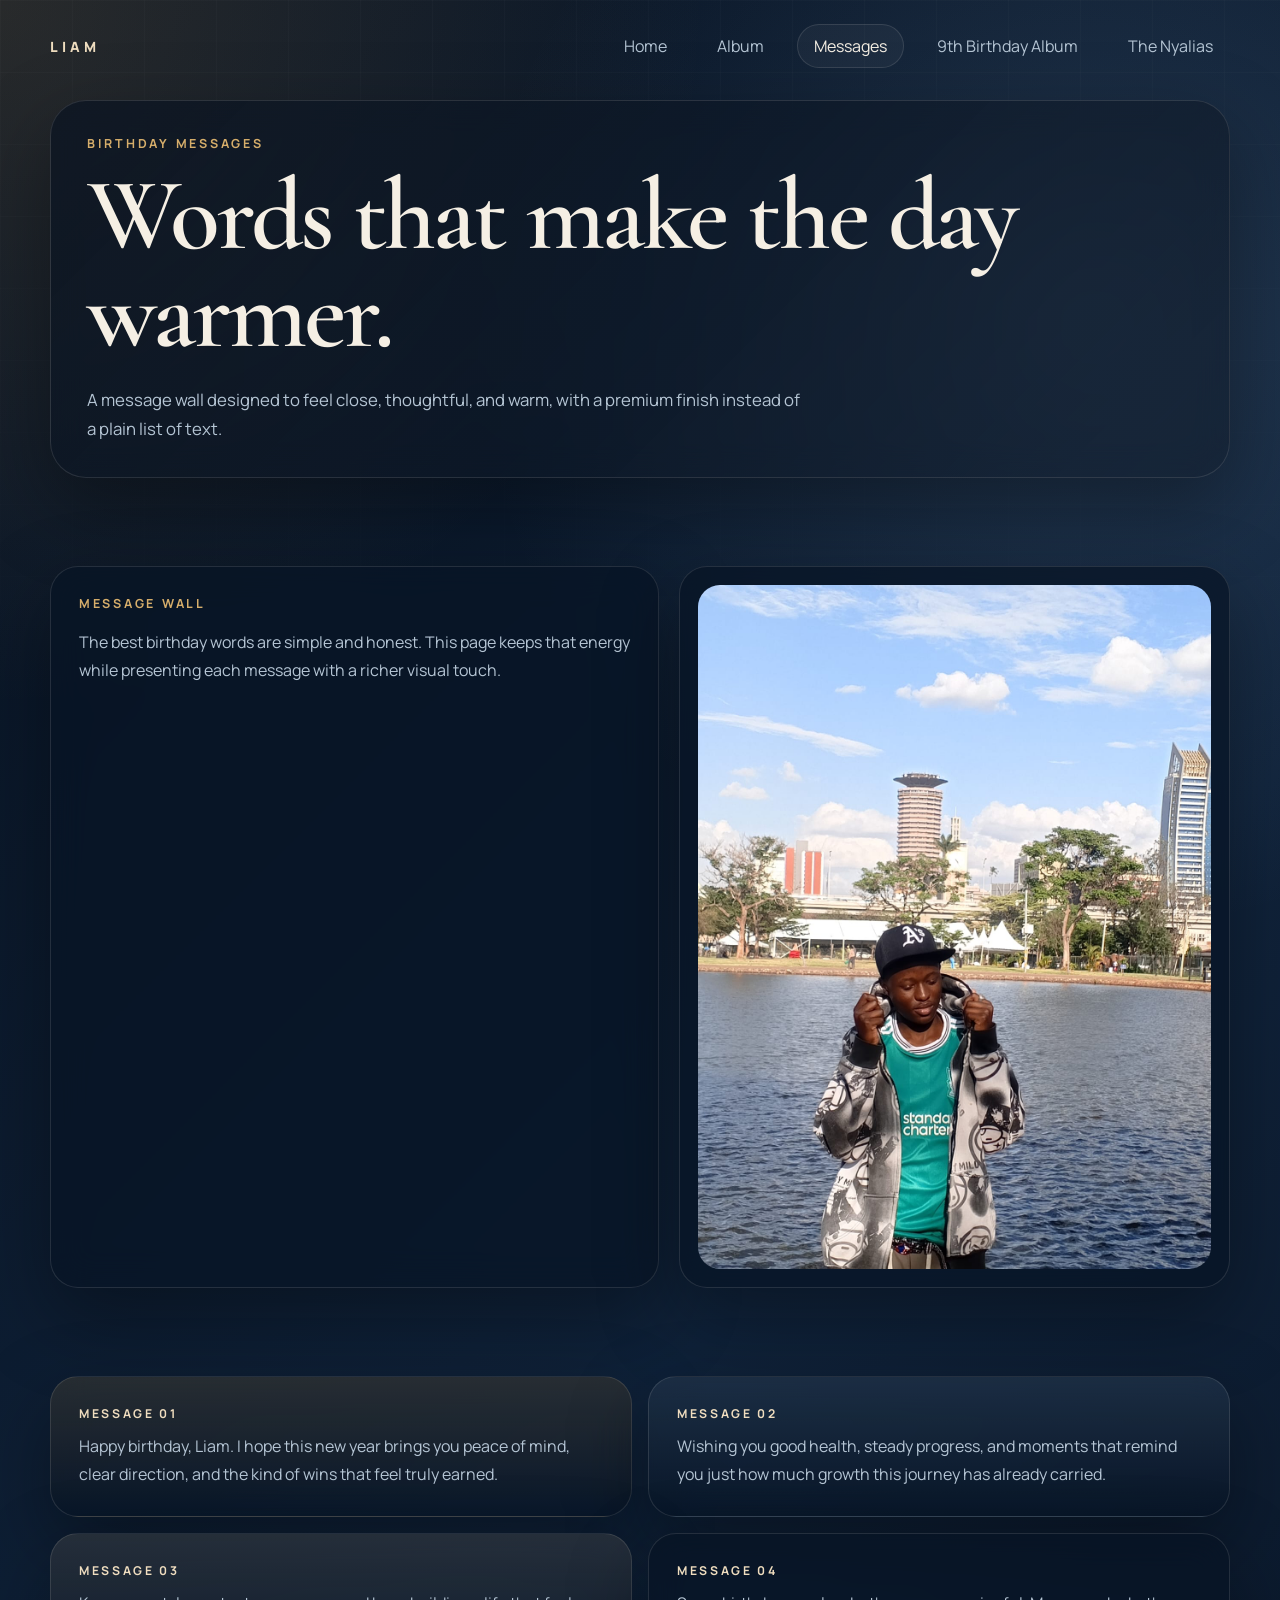
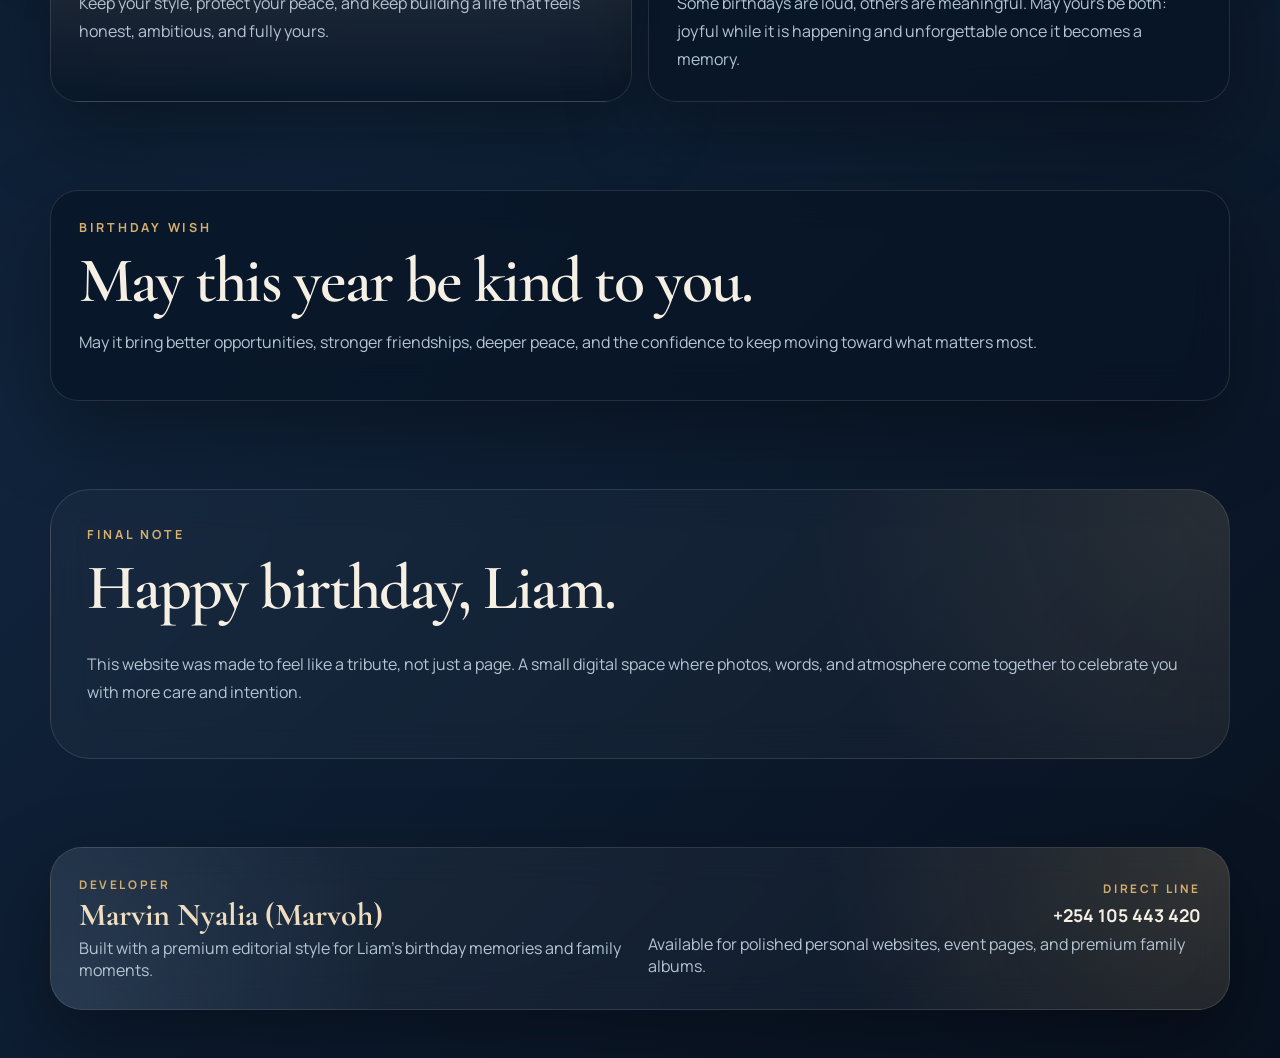
<file: messages.html>
<!DOCTYPE html>
<html lang="en">
<head>
  <meta charset="UTF-8">
  <meta name="viewport" content="width=device-width, initial-scale=1.0">
  <title>Liam Birthday | Messages</title>
  <meta
    name="description"
    content="A premium birthday message page full of warm wishes for Liam."
  >
  <link rel="preconnect" href="https://fonts.googleapis.com">
  <link rel="preconnect" href="https://fonts.gstatic.com" crossorigin>
  <link
    href="https://fonts.googleapis.com/css2?family=Cormorant+Garamond:wght@500;600;700&family=Manrope:wght@400;500;600;700;800&display=swap"
    rel="stylesheet"
  >
  <link rel="stylesheet" href="styles.css">
</head>
<body class="messages-page">
  <div class="site-shell">
    <header class="site-header">
      <a class="brand-mark" href="index.html">Liam</a>
      <nav class="site-nav" aria-label="Main navigation">
        <a class="nav-link" href="index.html">Home</a>
        <a class="nav-link" href="album.html">Album</a>
        <a class="nav-link active" href="messages.html">Messages</a>
        <a class="nav-link" href="liams-9th-birthday-album.html">9th Birthday Album</a>
        <a class="nav-link" href="the-nyalias.html">The Nyalias</a>
      </nav>
    </header>

    <main>
      <section class="page-hero page-spacing message-hero" data-reveal="up">
        <p class="eyebrow">Birthday messages</p>
        <h1 class="page-title">Words that make the day warmer.</h1>
        <p class="lede page-lede">
          A message wall designed to feel close, thoughtful, and warm, with a
          premium finish instead of a plain list of text.
        </p>
      </section>

      <section class="message-intro page-spacing" data-reveal="up">
        <div class="message-intro-grid">
          <div class="glass-card intro-card">
            <p class="eyebrow">Message wall</p>
            <p class="body-copy">
              The best birthday words are simple and honest. This page keeps that
              energy while presenting each message with a richer visual touch.
            </p>
          </div>

          <aside class="glass-card message-photo-card">
            <img src="birthday-portrait.jpg" alt="Birthday message photo by the waterfront">
          </aside>
        </div>
      </section>

      <section class="message-stack page-spacing">
        <article class="glass-card message-card accent-gold" data-reveal="up">
          <p class="message-tag">Message 01</p>
          <p class="message-copy">
            Happy birthday, Liam. I hope this new year brings you peace of mind,
            clear direction, and the kind of wins that feel truly earned.
          </p>
        </article>

        <article class="glass-card message-card accent-blue" data-reveal="up" data-delay="90">
          <p class="message-tag">Message 02</p>
          <p class="message-copy">
            Wishing you good health, steady progress, and moments that remind
            you just how much growth this journey has already carried.
          </p>
        </article>

        <article class="glass-card message-card accent-cream" data-reveal="up" data-delay="180">
          <p class="message-tag">Message 03</p>
          <p class="message-copy">
            Keep your style, protect your peace, and keep building a life that
            feels honest, ambitious, and fully yours.
          </p>
        </article>

        <article class="glass-card message-card" data-reveal="up" data-delay="270">
          <p class="message-tag">Message 04</p>
          <p class="message-copy">
            Some birthdays are loud, others are meaningful. May yours be both:
            joyful while it is happening and unforgettable once it becomes a memory.
          </p>
        </article>
      </section>

      <section class="page-spacing blessing-panel" data-reveal="up">
        <div class="glass-card summary-card">
          <p class="eyebrow">Birthday wish</p>
          <h2>May this year be kind to you.</h2>
          <p class="body-copy">
            May it bring better opportunities, stronger friendships, deeper
            peace, and the confidence to keep moving toward what matters most.
          </p>
        </div>
      </section>

      <section class="closing-panel page-spacing" data-reveal="up">
        <div>
          <p class="eyebrow">Final note</p>
          <h2>Happy birthday, Liam.</h2>
        </div>
        <p class="body-copy">
          This website was made to feel like a tribute, not just a page. A small
          digital space where photos, words, and atmosphere come together to
          celebrate you with more care and intention.
        </p>
      </section>
    </main>

    <footer class="site-footer premium-footer">
      <div class="footer-block">
        <p class="footer-kicker">Developer</p>
        <p class="footer-title">Marvin Nyalia (Marvoh)</p>
        <p class="footer-copy">Built with a premium editorial style for Liam's birthday memories and family moments.</p>
      </div>
      <div class="footer-block footer-block-right">
        <p class="footer-kicker">Direct Line</p>
        <a class="footer-link" href="tel:+254105443420">+254 105 443 420</a>
        <p class="footer-copy">Available for polished personal websites, event pages, and premium family albums.</p>
      </div>
    </footer>
  </div>

  <script src="script.js"></script>
</body>
</html>
</file>
<file: styles.css>
:root {
  --bg-deep: #06101d;
  --bg-mid: #0d1f35;
  --panel: rgba(8, 20, 36, 0.72);
  --panel-strong: rgba(9, 23, 41, 0.9);
  --text: #f5efe4;
  --muted: #b5c5d4;
  --line: rgba(245, 239, 228, 0.12);
  --gold: #d6ae6b;
  --gold-soft: #efddbf;
  --blue: #8db6df;
  --cream: #dac8ae;
  --shadow: 0 30px 80px rgba(0, 0, 0, 0.35);
}

* {
  box-sizing: border-box;
}

html {
  scroll-behavior: smooth;
}

body {
  margin: 0;
  min-height: 100vh;
  font-family: "Manrope", sans-serif;
  color: var(--text);
  background:
    radial-gradient(circle at top left, rgba(214, 174, 107, 0.2), transparent 26%),
    radial-gradient(circle at 88% 14%, rgba(141, 182, 223, 0.22), transparent 22%),
    linear-gradient(135deg, var(--bg-deep) 0%, var(--bg-mid) 48%, #07111f 100%);
}

body::before {
  content: "";
  position: fixed;
  inset: 0;
  pointer-events: none;
  background-image:
    linear-gradient(rgba(255, 255, 255, 0.02) 1px, transparent 1px),
    linear-gradient(90deg, rgba(255, 255, 255, 0.02) 1px, transparent 1px);
  background-size: 72px 72px;
  mask-image: linear-gradient(to bottom, rgba(0, 0, 0, 1), transparent 96%);
}

.messages-page {
  background:
    radial-gradient(circle at top left, rgba(214, 174, 107, 0.16), transparent 24%),
    radial-gradient(circle at 85% 12%, rgba(141, 182, 223, 0.16), transparent 24%),
    linear-gradient(135deg, #07111f 0%, #10233b 52%, #08111f 100%);
}

.messages-page::before {
  background-image:
    linear-gradient(rgba(255, 255, 255, 0.018) 1px, transparent 1px),
    linear-gradient(90deg, rgba(255, 255, 255, 0.018) 1px, transparent 1px);
}

img {
  max-width: 100%;
}

.site-shell {
  width: min(1180px, calc(100% - 32px));
  margin: 0 auto;
  padding: 24px 0 48px;
}

.site-header,
.site-footer,
.site-nav,
.cta-row,
.feature-grid,
.three-up,
.story-strip,
.story-badges,
.hero-grid,
.tribute-panel,
.album-grid,
.message-stack,
.closing-panel,
.summary-grid {
  display: grid;
  gap: 16px;
}

.site-header,
.site-footer {
  grid-template-columns: repeat(2, minmax(0, 1fr));
  align-items: center;
}

.site-header {
  margin-bottom: 32px;
}

.brand-mark,
.nav-link,
.footer-link {
  color: var(--text);
  text-decoration: none;
}

.brand-mark {
  justify-self: start;
  font-size: 0.88rem;
  font-weight: 800;
  letter-spacing: 0.28em;
  text-transform: uppercase;
  color: var(--gold-soft);
}

.site-nav {
  justify-self: end;
  grid-auto-flow: column;
  align-items: center;
}

.nav-link {
  padding: 10px 16px;
  border: 1px solid transparent;
  border-radius: 999px;
  color: var(--muted);
  transition: border-color 180ms ease, color 180ms ease, background 180ms ease;
  white-space: nowrap;
}

.nav-link:hover,
.nav-link.active {
  color: var(--text);
  border-color: var(--line);
  background: rgba(255, 255, 255, 0.04);
}

.page-spacing {
  margin-top: 88px;
}

.page-spacing:first-of-type {
  margin-top: 0;
}

.hero-grid,
.tribute-panel,
.story-strip {
  grid-template-columns: 1.05fr 0.95fr;
  align-items: center;
}

.hero-grid {
  min-height: calc(100vh - 140px);
}

.eyebrow,
.card-index,
.message-tag,
.float-label {
  letter-spacing: 0.22em;
  text-transform: uppercase;
}

.eyebrow {
  margin: 0 0 14px;
  font-size: 0.78rem;
  font-weight: 700;
  color: var(--gold);
}

h1,
h2,
.page-title {
  margin: 0;
  font-family: "Cormorant Garamond", serif;
  font-weight: 600;
  line-height: 0.96;
  letter-spacing: -0.03em;
}

h1,
.page-title {
  font-size: clamp(3.5rem, 8vw, 6.8rem);
}

h1 span {
  color: var(--gold-soft);
}

h2 {
  font-size: clamp(2.6rem, 5vw, 4.4rem);
}

.lede,
.body-copy,
.album-copy p,
.message-copy,
.detail-card p {
  color: var(--muted);
  line-height: 1.75;
}

.lede {
  max-width: 560px;
  margin: 22px 0 0;
  font-size: 1.05rem;
}

.page-lede {
  max-width: 720px;
}

.message-hero {
  padding: 34px 36px;
  border: 1px solid var(--line);
  border-radius: 36px;
  background:
    linear-gradient(135deg, rgba(7, 17, 31, 0.72), rgba(7, 17, 31, 0.46)),
    rgba(255, 255, 255, 0.03);
  backdrop-filter: blur(16px);
  box-shadow: var(--shadow);
}

.cta-row {
  grid-auto-flow: column;
  justify-content: start;
  margin: 34px 0 40px;
}

.button {
  display: inline-flex;
  align-items: center;
  justify-content: center;
  min-height: 54px;
  padding: 0 24px;
  border-radius: 999px;
  border: 1px solid transparent;
  font-weight: 700;
  text-decoration: none;
  transition: transform 180ms ease, border-color 180ms ease, background 180ms ease;
}

.button:hover {
  transform: translateY(-2px);
}

.button-primary {
  color: #08111f;
  background: linear-gradient(135deg, var(--gold) 0%, #b37c36 100%);
}

.button-ghost {
  color: var(--text);
  border-color: var(--line);
  background: rgba(255, 255, 255, 0.04);
}

.feature-grid,
.three-up {
  grid-template-columns: repeat(3, minmax(0, 1fr));
}

.glass-card {
  border: 1px solid var(--line);
  border-radius: 28px;
  background: var(--panel);
  backdrop-filter: blur(18px);
  box-shadow: var(--shadow);
}

.metric-card {
  padding: 22px 20px;
}

.metric-number {
  display: block;
  margin-bottom: 8px;
  font-size: clamp(2rem, 4vw, 3rem);
  font-weight: 800;
  color: var(--gold-soft);
}

.metric-label {
  color: var(--muted);
  line-height: 1.6;
}

.hero-visual {
  position: relative;
  padding: 36px 0;
}

.portrait-frame {
  display: grid;
  place-items: center;
  overflow: hidden;
  border-radius: 36px;
  border: 1px solid rgba(255, 255, 255, 0.1);
  background: var(--panel-strong);
  box-shadow: var(--shadow);
}

.portrait-frame::after {
  content: "";
  position: absolute;
  inset: auto 0 0 0;
  height: 45%;
  background: linear-gradient(to top, rgba(7, 17, 31, 0.78), transparent);
  pointer-events: none;
}

.portrait-frame img {
  display: block;
  width: 100%;
  height: min(78vh, 780px);
  object-fit: contain;
  object-position: center;
  background: linear-gradient(180deg, rgba(255, 255, 255, 0.03), rgba(7, 17, 31, 0.3));
}

.float-card {
  position: absolute;
  max-width: 230px;
  padding: 18px;
  border: 1px solid var(--line);
  border-radius: 22px;
  background: rgba(7, 17, 31, 0.72);
  backdrop-filter: blur(18px);
  box-shadow: var(--shadow);
}

.float-card strong {
  display: block;
  line-height: 1.5;
}

.float-label {
  display: block;
  margin-bottom: 8px;
  font-size: 0.72rem;
  font-weight: 700;
  color: var(--gold);
}

.float-top {
  top: 0;
  right: -22px;
}

.float-bottom {
  bottom: 10px;
  left: -24px;
}

.section-heading {
  max-width: 720px;
  margin-bottom: 32px;
}

.detail-card,
.quote-card,
.closing-panel,
.intro-card,
.summary-card {
  padding: 28px;
}

.card-index,
.message-tag {
  margin: 0 0 10px;
  font-size: 0.76rem;
  font-weight: 700;
  color: var(--gold-soft);
}

.detail-card h3,
.album-copy h3 {
  margin: 0 0 12px;
  font-size: 1.34rem;
}

.accent-gold {
  background:
    linear-gradient(180deg, rgba(214, 174, 107, 0.15), transparent),
    var(--panel);
}

.accent-blue {
  background:
    linear-gradient(180deg, rgba(141, 182, 223, 0.14), transparent),
    var(--panel);
}

.accent-cream {
  background:
    linear-gradient(180deg, rgba(218, 200, 174, 0.14), transparent),
    var(--panel);
}

.tribute-panel,
.closing-panel {
  padding: 36px;
  border: 1px solid var(--line);
  border-radius: 40px;
  background:
    radial-gradient(circle at top right, rgba(214, 174, 107, 0.12), transparent 35%),
    rgba(255, 255, 255, 0.03);
  backdrop-filter: blur(18px);
}

.story-strip {
  padding: 32px 36px;
  border: 1px solid var(--line);
  border-radius: 36px;
  background:
    linear-gradient(135deg, rgba(255, 255, 255, 0.05), rgba(255, 255, 255, 0.02)),
    radial-gradient(circle at left center, rgba(141, 182, 223, 0.12), transparent 28%);
  backdrop-filter: blur(18px);
}

.story-badges {
  grid-template-columns: repeat(2, minmax(0, 1fr));
  align-content: center;
}

.story-badges span {
  padding: 16px 18px;
  border: 1px solid var(--line);
  border-radius: 999px;
  text-align: center;
  color: var(--gold-soft);
  background: rgba(255, 255, 255, 0.04);
}

.signature-banner {
  display: flex;
  flex-wrap: wrap;
  justify-content: space-between;
  gap: 16px;
  padding: 18px 22px;
  border-top: 1px solid var(--line);
  border-bottom: 1px solid var(--line);
  color: var(--muted);
}

.signature-banner p {
  margin: 0;
}

.quote-card {
  background: rgba(6, 15, 27, 0.82);
}

.quote-mark {
  margin: 0;
  font-family: "Cormorant Garamond", serif;
  font-size: 5rem;
  line-height: 0.8;
  color: var(--gold-soft);
}

.quote-copy {
  margin: 10px 0 0;
  color: var(--muted);
  line-height: 1.75;
}

.album-grid {
  grid-template-columns: repeat(2, minmax(0, 1fr));
}

.intro-card {
  max-width: 820px;
}

.message-intro-grid {
  display: grid;
  grid-template-columns: 1.05fr 0.95fr;
  gap: 20px;
  align-items: stretch;
}

.message-photo-card {
  overflow: hidden;
  padding: 18px;
}

.message-photo-card img {
  display: block;
  width: 100%;
  height: 100%;
  min-height: 320px;
  border-radius: 22px;
  object-fit: contain;
  object-position: center;
  background: linear-gradient(180deg, rgba(255, 255, 255, 0.03), rgba(7, 17, 31, 0.3));
}

.album-card {
  overflow: hidden;
}

.album-card img {
  display: block;
  width: 100%;
  aspect-ratio: 4 / 3;
  object-fit: contain;
  object-position: center;
  background: linear-gradient(180deg, rgba(255, 255, 255, 0.03), rgba(7, 17, 31, 0.3));
}

.album-copy {
  padding: 22px 22px 24px;
}

.message-stack {
  grid-template-columns: repeat(2, minmax(0, 1fr));
}

.message-card {
  padding: 28px;
}

.message-copy {
  margin: 0;
  font-size: 1rem;
}

.summary-grid {
  grid-template-columns: repeat(3, minmax(0, 1fr));
  margin-top: 18px;
}

.summary-grid strong {
  display: block;
  margin-bottom: 8px;
  color: var(--gold-soft);
}

.summary-grid p {
  margin: 0;
  color: var(--muted);
  line-height: 1.7;
}

.site-footer {
  margin-top: 88px;
  padding-top: 24px;
}

.premium-footer {
  padding: 28px;
  border: 1px solid var(--line);
  border-radius: 32px;
  background:
    radial-gradient(circle at top right, rgba(214, 174, 107, 0.18), transparent 34%),
    radial-gradient(circle at bottom left, rgba(141, 182, 223, 0.12), transparent 28%),
    linear-gradient(135deg, rgba(255, 255, 255, 0.06), rgba(255, 255, 255, 0.025));
  backdrop-filter: blur(18px);
  box-shadow: var(--shadow);
}

.footer-block {
  display: grid;
  gap: 6px;
}

.footer-block-right {
  justify-items: end;
}

.footer-kicker,
.footer-title,
.footer-copy {
  margin: 0;
}

.footer-kicker {
  font-size: 0.74rem;
  font-weight: 700;
  letter-spacing: 0.22em;
  text-transform: uppercase;
  color: var(--gold);
}

.footer-title {
  font-family: "Cormorant Garamond", serif;
  font-size: 2rem;
  line-height: 1;
  font-weight: 700;
  color: var(--gold-soft);
}

.footer-copy,
.footer-link {
  color: var(--muted);
}

.footer-link {
  font-size: 1.1rem;
  font-weight: 700;
  justify-self: end;
  align-self: center;
  color: var(--text);
}

.footer-link:hover {
  color: var(--gold-soft);
}

[data-reveal] {
  opacity: 0;
  transform: translateY(24px);
  transition: opacity 700ms ease, transform 700ms ease;
  transition-delay: var(--reveal-delay, 0ms);
}

[data-reveal="left"] {
  transform: translateX(32px);
}

[data-reveal].is-visible {
  opacity: 1;
  transform: translate(0, 0);
}

@media (max-width: 1080px) {
  .hero-grid,
  .tribute-panel,
  .story-strip,
  .feature-grid,
  .three-up,
  .album-grid,
  .message-stack,
  .message-intro-grid,
  .summary-grid,
  .site-header,
  .site-footer {
    grid-template-columns: 1fr;
  }

  .site-nav,
  .footer-link {
    justify-self: start;
  }

  .footer-block-right {
    justify-items: start;
  }

  .hero-grid {
    min-height: auto;
  }

  .hero-visual {
    order: -1;
    max-width: 720px;
    margin: 0 auto;
  }
}

@media (max-width: 760px) {
  .site-shell {
    width: min(100% - 20px, 100%);
    padding-top: 20px;
  }

  .site-nav,
  .cta-row {
    grid-auto-flow: row;
    justify-content: stretch;
  }

  .feature-grid,
  .three-up,
  .story-badges,
  .summary-grid {
    grid-template-columns: 1fr;
  }

  .float-card {
    position: static;
    max-width: none;
    margin-top: 14px;
  }

  .portrait-frame img {
    height: 66vh;
  }

  .page-spacing,
  .site-footer {
    margin-top: 64px;
  }

  .story-strip,
  .tribute-panel,
  .closing-panel,
  .premium-footer,
  .message-hero {
    padding: 24px;
  }

  .glass-card,
  .tribute-panel,
  .closing-panel {
    border-radius: 24px;
  }

  h1,
  .page-title {
    font-size: clamp(3rem, 16vw, 5rem);
  }

  h2 {
    font-size: clamp(2.2rem, 12vw, 3.5rem);
  }
}
</file>
<file: premium-albums.css>
:root {
  --bg: #0b1020;
  --bg-soft: #131a31;
  --panel: rgba(19, 26, 49, 0.78);
  --panel-strong: rgba(12, 17, 34, 0.92);
  --line: rgba(255, 255, 255, 0.1);
  --text: #f5f7fb;
  --muted: #aab4d2;
  --gold: #f6c667;
  --sky: #8fd3ff;
  --rose: #ff8ca8;
  --mint: #8cf0cb;
  --shadow: 0 24px 60px rgba(0, 0, 0, 0.35);
  --radius-xl: 32px;
  --radius-lg: 24px;
  --radius-md: 18px;
  --max: 1240px;
}

* {
  box-sizing: border-box;
}

html {
  scroll-behavior: smooth;
}

body {
  margin: 0;
  font-family: Georgia, "Times New Roman", serif;
  color: var(--text);
  background:
    radial-gradient(circle at top left, rgba(143, 211, 255, 0.14), transparent 28%),
    radial-gradient(circle at top right, rgba(255, 140, 168, 0.18), transparent 24%),
    radial-gradient(circle at bottom center, rgba(140, 240, 203, 0.12), transparent 28%),
    linear-gradient(135deg, #060816 0%, #0d1430 48%, #090d1b 100%);
  min-height: 100vh;
}

body::before {
  content: "";
  position: fixed;
  inset: 0;
  pointer-events: none;
  background-image:
    linear-gradient(rgba(255, 255, 255, 0.025) 1px, transparent 1px),
    linear-gradient(90deg, rgba(255, 255, 255, 0.025) 1px, transparent 1px);
  background-size: 32px 32px;
  mask-image: linear-gradient(to bottom, rgba(0, 0, 0, 0.7), transparent 92%);
}

a {
  color: inherit;
  text-decoration: none;
}

.shell {
  width: min(var(--max), calc(100% - 32px));
  margin: 0 auto;
  padding: 24px 0 64px;
}

.topbar {
  position: sticky;
  top: 0;
  z-index: 10;
  margin: 0 auto 24px;
  backdrop-filter: blur(16px);
  background: rgba(7, 10, 24, 0.66);
  border: 1px solid var(--line);
  border-radius: 999px;
  box-shadow: var(--shadow);
  display: flex;
  align-items: center;
  justify-content: space-between;
  gap: 16px;
  padding: 12px 16px;
}

.brand {
  display: flex;
  align-items: center;
  gap: 12px;
}

.brand-mark {
  width: 42px;
  height: 42px;
  border-radius: 14px;
  display: grid;
  place-items: center;
  background: linear-gradient(135deg, var(--gold), var(--rose));
  color: #07101d;
  font-weight: 700;
  font-size: 0.95rem;
}

.brand-copy strong,
.brand-copy span {
  display: block;
}

.brand-copy strong {
  font-size: 0.98rem;
  letter-spacing: 0.04em;
}

.brand-copy span {
  color: var(--muted);
  font-size: 0.82rem;
}

.nav-links {
  display: flex;
  flex-wrap: wrap;
  gap: 10px;
}

.nav-links a {
  padding: 11px 16px;
  border-radius: 999px;
  border: 1px solid var(--line);
  color: var(--text);
  font-size: 0.92rem;
  font-weight: 600;
  background: rgba(255, 255, 255, 0.05);
  box-shadow: inset 0 1px 0 rgba(255, 255, 255, 0.06);
  transition: 180ms ease;
}

.nav-links a:hover,
.nav-links a.active {
  color: var(--text);
  background: linear-gradient(135deg, rgba(246, 198, 103, 0.24), rgba(143, 211, 255, 0.2));
  border-color: rgba(246, 198, 103, 0.42);
  transform: translateY(-1px);
}

.hero {
  position: relative;
  overflow: hidden;
  padding: 32px;
  border-radius: var(--radius-xl);
  border: 1px solid var(--line);
  background:
    linear-gradient(145deg, rgba(246, 198, 103, 0.18), rgba(143, 211, 255, 0.08)),
    rgba(8, 12, 28, 0.78);
  box-shadow: var(--shadow);
}

.hero::after {
  content: "";
  position: absolute;
  inset: auto -80px -100px auto;
  width: 280px;
  height: 280px;
  border-radius: 50%;
  background: radial-gradient(circle, rgba(255, 140, 168, 0.35), transparent 70%);
}

.eyebrow {
  display: inline-flex;
  align-items: center;
  gap: 8px;
  padding: 8px 12px;
  border-radius: 999px;
  background: rgba(255, 255, 255, 0.08);
  color: var(--gold);
  font-size: 0.78rem;
  letter-spacing: 0.16em;
  text-transform: uppercase;
}

.hero-grid {
  position: relative;
  z-index: 1;
  display: grid;
  grid-template-columns: 1.2fr 0.8fr;
  gap: 24px;
  align-items: end;
  margin-top: 18px;
}

.hero h1 {
  margin: 0 0 16px;
  font-size: clamp(2.4rem, 5vw, 5rem);
  line-height: 0.94;
}

.hero p {
  max-width: 680px;
  color: var(--muted);
  font-size: 1.04rem;
  line-height: 1.7;
  margin: 0;
}

.hero-stats {
  display: grid;
  grid-template-columns: repeat(2, minmax(0, 1fr));
  gap: 14px;
}

.stat {
  padding: 18px;
  border-radius: var(--radius-md);
  background: rgba(255, 255, 255, 0.06);
  border: 1px solid rgba(255, 255, 255, 0.08);
}

.stat strong {
  display: block;
  font-size: 1.7rem;
  margin-bottom: 6px;
}

.stat span {
  color: var(--muted);
  font-size: 0.92rem;
  line-height: 1.5;
}

.section {
  margin-top: 32px;
}

.section-head {
  display: flex;
  align-items: end;
  justify-content: space-between;
  gap: 16px;
  margin-bottom: 18px;
}

.section-head h2 {
  margin: 0;
  font-size: clamp(1.5rem, 3vw, 2.3rem);
}

.section-head p {
  max-width: 560px;
  margin: 0;
  color: var(--muted);
  line-height: 1.7;
}

.category-grid {
  display: grid;
  grid-template-columns: repeat(3, minmax(0, 1fr));
  gap: 18px;
}

.category-card,
.quote-card,
.photo-card {
  border-radius: var(--radius-lg);
  border: 1px solid var(--line);
  background: var(--panel);
  box-shadow: var(--shadow);
}

.category-card {
  padding: 22px;
}

.category-tag {
  display: inline-block;
  padding: 8px 12px;
  border-radius: 999px;
  background: rgba(255, 255, 255, 0.08);
  color: var(--sky);
  font-size: 0.78rem;
  letter-spacing: 0.12em;
  text-transform: uppercase;
}

.category-card h3 {
  margin: 16px 0 10px;
  font-size: 1.35rem;
}

.category-card p {
  margin: 0 0 18px;
  color: var(--muted);
  line-height: 1.7;
}

.category-card ul {
  margin: 0;
  padding: 0;
  list-style: none;
  display: flex;
  flex-wrap: wrap;
  gap: 10px;
}

.category-card li {
  padding: 8px 10px;
  border-radius: 12px;
  background: rgba(255, 255, 255, 0.05);
  color: #dbe3fb;
  font-size: 0.86rem;
}

.photo-grid {
  display: grid;
  grid-template-columns: repeat(3, minmax(0, 1fr));
  gap: 18px;
}

.nyalias-photo-grid {
  grid-template-columns: 1.35fr 0.95fr;
  grid-template-areas:
    "hero side-one"
    "hero side-two"
    "bottom-one bottom-two";
  gap: 22px;
  align-items: stretch;
}

.nyalias-photo-grid .nyalias-hero-card {
  grid-area: hero;
}

.nyalias-photo-grid .nyalias-side-card:nth-of-type(2) {
  grid-area: side-one;
}

.nyalias-photo-grid .nyalias-side-card:nth-of-type(3) {
  grid-area: side-two;
}

.nyalias-photo-grid .nyalias-bottom-card:nth-of-type(4) {
  grid-area: bottom-one;
}

.nyalias-photo-grid .nyalias-bottom-card:nth-of-type(5) {
  grid-area: bottom-two;
}

.nyalias-photo-grid .photo-card {
  display: flex;
  flex-direction: column;
  min-height: 100%;
  background:
    linear-gradient(180deg, rgba(255, 255, 255, 0.06), rgba(255, 255, 255, 0.02)),
    var(--panel);
}

.photo-card {
  overflow: hidden;
}

.photo-card img {
  display: block;
  width: 100%;
  aspect-ratio: 4 / 5;
  object-fit: contain;
  object-position: center;
  background: rgba(255, 255, 255, 0.04);
}

.nyalias-photo-grid .photo-card img {
  aspect-ratio: 4 / 3;
  height: auto;
  max-height: 320px;
  padding: 16px 16px 0;
  object-fit: contain;
  object-position: center;
}

.nyalias-page .photo-card {
  border-radius: 24px;
}

.nyalias-page .nyalias-hero-card img {
  aspect-ratio: 4 / 4.2;
  max-height: 620px;
}

.nyalias-page .nyalias-side-card img {
  aspect-ratio: 4 / 3.2;
  max-height: 290px;
}

.nyalias-page .nyalias-bottom-card img {
  aspect-ratio: 4 / 3;
  max-height: 280px;
}

.nyalias-page .photo-copy {
  padding: 16px 18px 18px;
  flex: 1;
}

.nyalias-page .photo-copy strong {
  font-size: 1.08rem;
}

.nyalias-page .photo-copy p {
  font-size: 0.93rem;
}

.nyalias-page .category-card,
.nyalias-page .quote-card {
  padding: 18px;
  border-radius: 20px;
}

.nyalias-page .feature-split {
  grid-template-columns: repeat(2, minmax(0, 1fr));
  align-items: start;
}

.nyalias-page .hero {
  padding: 28px;
}

.photo-copy {
  padding: 16px 16px 18px;
}

.photo-copy strong {
  display: block;
  margin-bottom: 8px;
  font-size: 1.04rem;
}

.photo-copy p {
  margin: 0;
  color: var(--muted);
  line-height: 1.65;
  font-size: 0.95rem;
}

.feature-split {
  display: grid;
  grid-template-columns: 0.9fr 1.1fr;
  gap: 18px;
}

.quote-stack {
  display: grid;
  gap: 18px;
}

.quote-card {
  padding: 22px;
}

.quote-card strong {
  display: block;
  font-size: 1.05rem;
  margin-bottom: 10px;
}

.quote-card p {
  margin: 0;
  color: var(--muted);
  line-height: 1.7;
}

.footer-note {
  margin-top: 32px;
  padding: 20px 22px;
  border-radius: var(--radius-lg);
  background: rgba(255, 255, 255, 0.05);
  border: 1px solid var(--line);
  color: var(--muted);
  line-height: 1.8;
}

.footer-note strong {
  color: var(--text);
}

.premium-site-footer {
  margin-top: 32px;
}

.footer-panel {
  display: grid;
  grid-template-columns: repeat(2, minmax(0, 1fr));
  gap: 18px;
  padding: 28px;
  border-radius: var(--radius-xl);
  border: 1px solid var(--line);
  background:
    radial-gradient(circle at top right, rgba(246, 198, 103, 0.16), transparent 34%),
    radial-gradient(circle at bottom left, rgba(143, 211, 255, 0.14), transparent 28%),
    linear-gradient(135deg, rgba(255, 255, 255, 0.06), rgba(255, 255, 255, 0.025));
  box-shadow: var(--shadow);
  backdrop-filter: blur(18px);
}

.footer-col {
  display: grid;
  gap: 8px;
}

.footer-label,
.footer-name,
.footer-text,
.footer-phone {
  margin: 0;
}

.footer-label {
  color: var(--gold);
  font-size: 0.76rem;
  letter-spacing: 0.2em;
  text-transform: uppercase;
}

.footer-name {
  font-size: clamp(1.6rem, 3vw, 2.2rem);
  line-height: 1;
}

.footer-text {
  color: var(--muted);
  line-height: 1.7;
}

.footer-phone {
  font-size: 1.1rem;
  font-weight: 700;
}

@media (max-width: 980px) {
  .hero-grid,
  .feature-split,
  .category-grid,
  .photo-grid,
  .footer-panel {
    grid-template-columns: 1fr 1fr;
  }

  .nyalias-photo-grid {
    grid-template-columns: 1fr 1fr;
    grid-template-areas:
      "hero hero"
      "side-one side-two"
      "bottom-one bottom-two";
  }

  .nyalias-photo-grid .photo-card img {
    height: auto;
    max-height: 300px;
  }
}

@media (max-width: 760px) {
  .shell {
    width: min(var(--max), calc(100% - 20px));
    padding-top: 16px;
  }

  .topbar,
  .section-head {
    display: block;
  }

  .nav-links {
    margin-top: 12px;
  }

  .hero {
    padding: 22px;
  }

  .hero-grid,
  .feature-split,
  .category-grid,
  .photo-grid,
  .hero-stats,
  .footer-panel {
    grid-template-columns: 1fr;
  }

  .nyalias-page .feature-split,
  .nyalias-photo-grid {
    grid-template-columns: 1fr;
    grid-template-areas:
      "hero"
      "side-one"
      "side-two"
      "bottom-one"
      "bottom-two";
  }

  .nyalias-photo-grid .photo-card img {
    height: auto;
    max-height: 260px;
    padding: 10px;
  }
}
</file>
